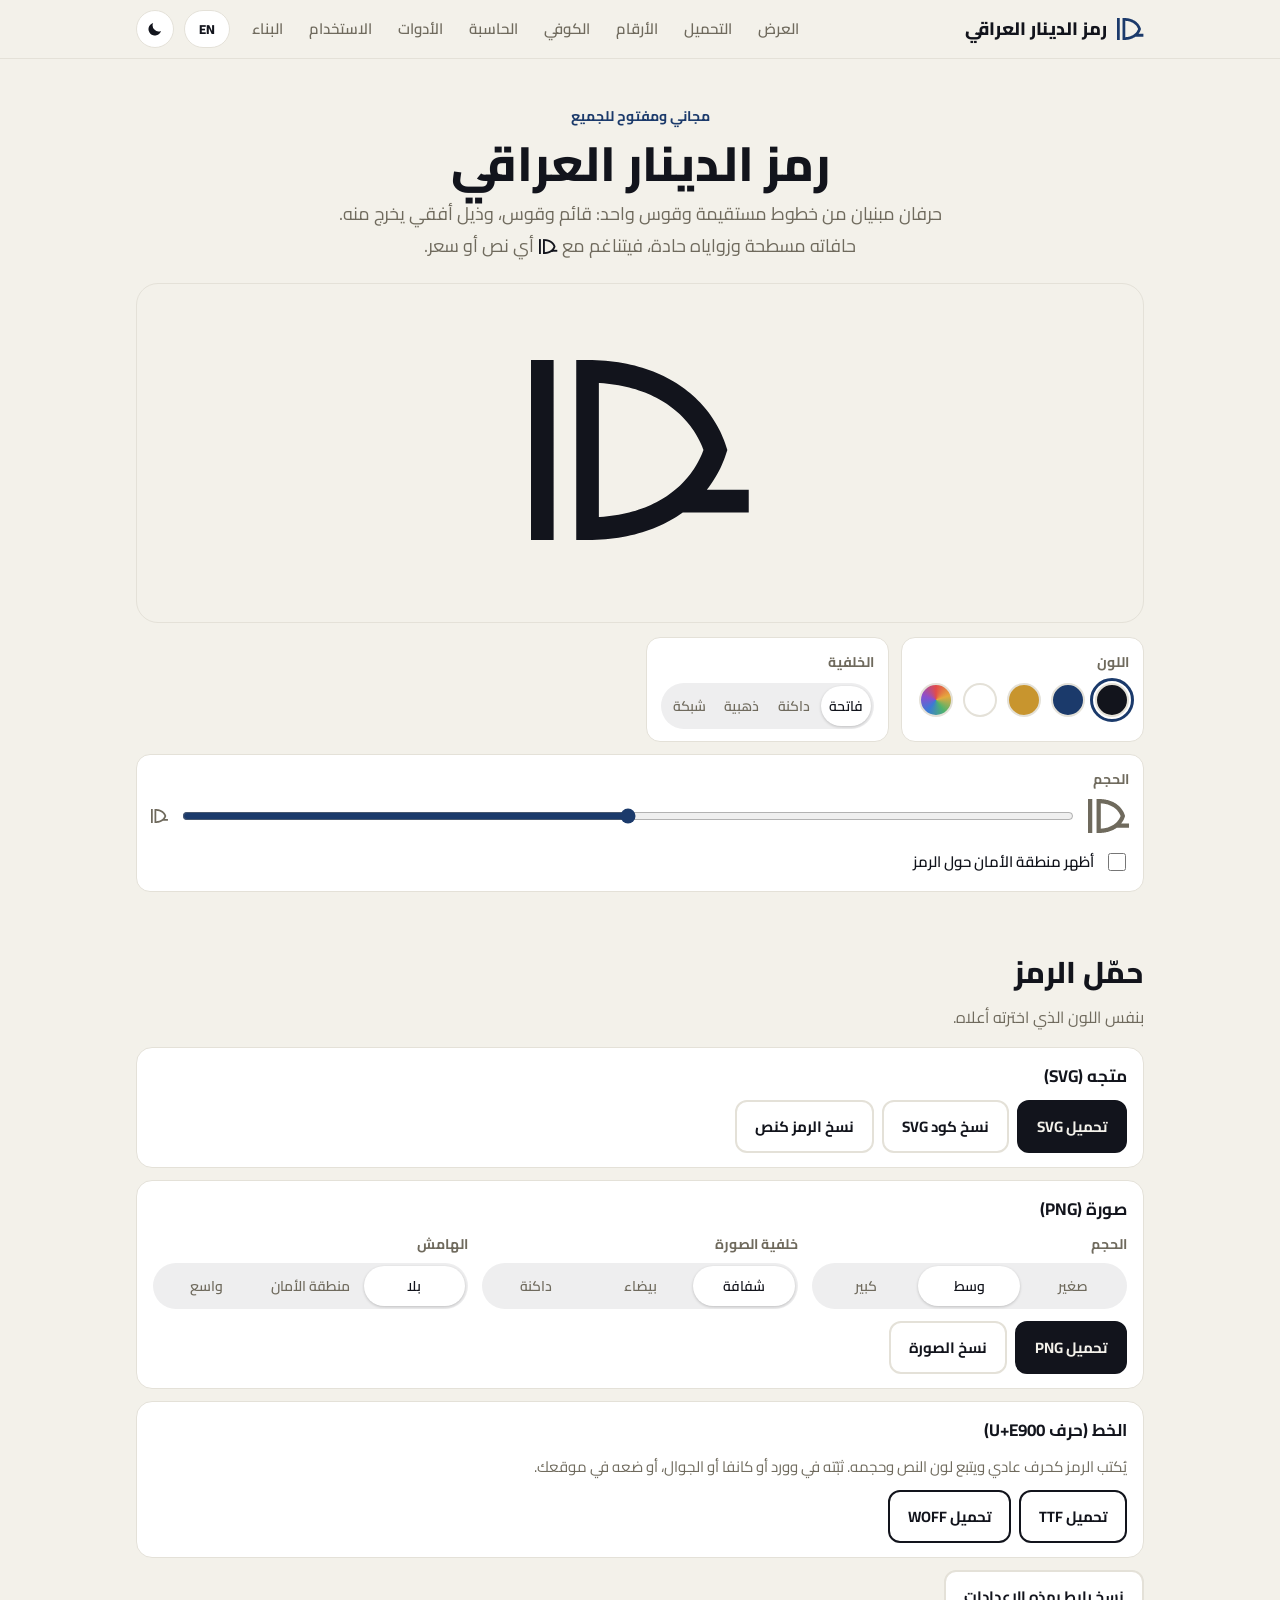
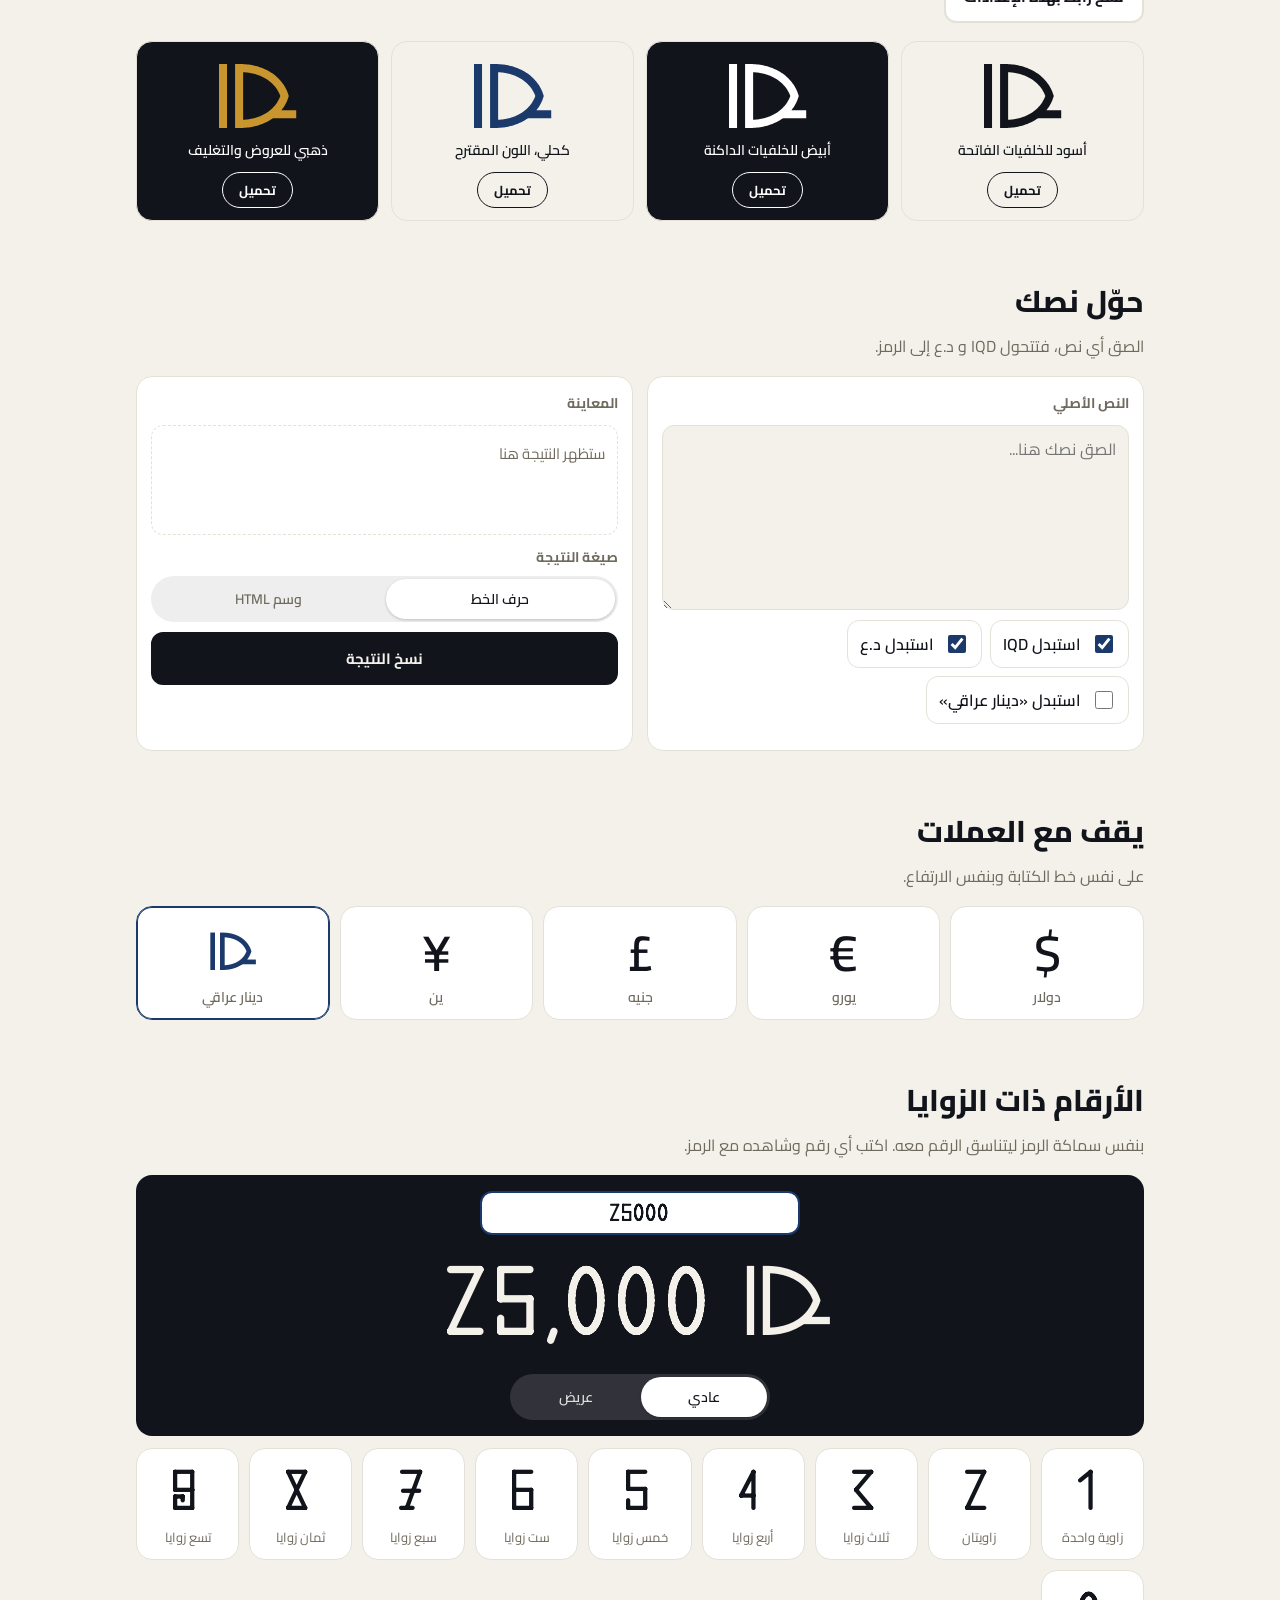
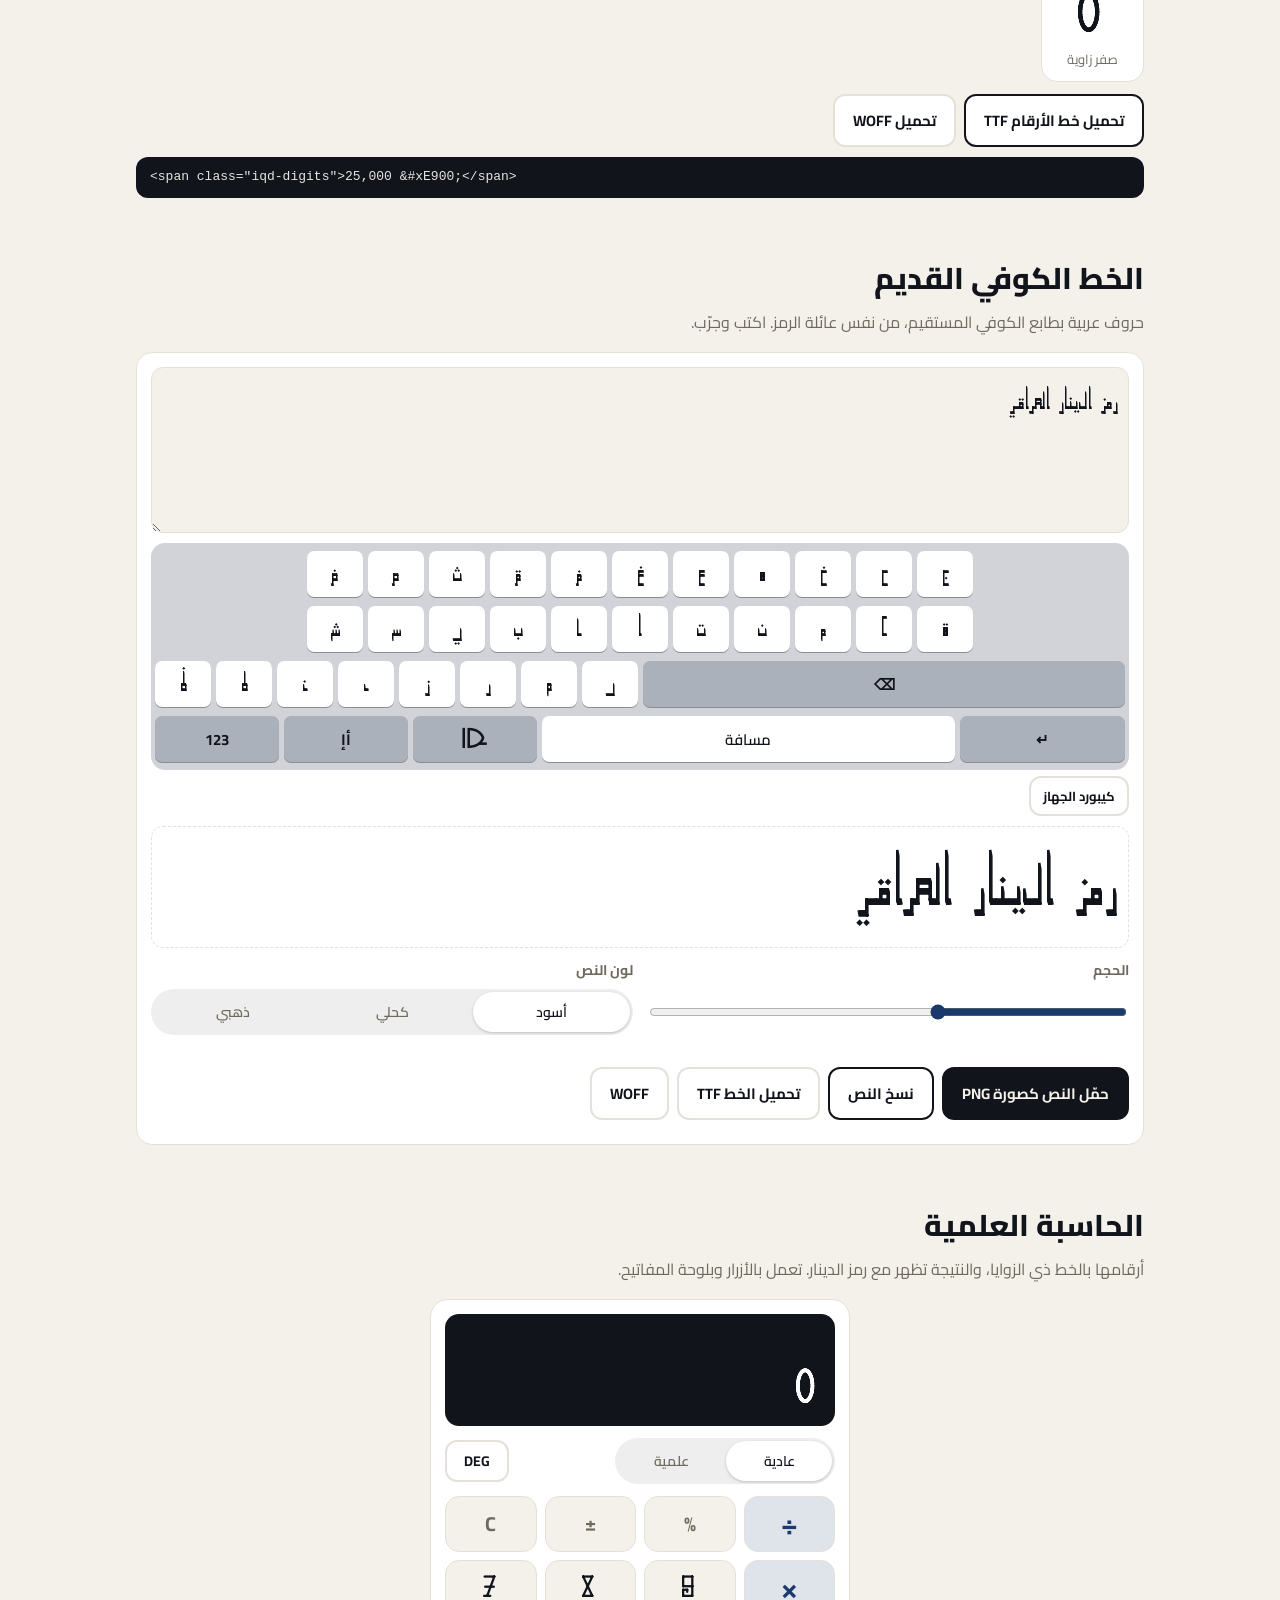
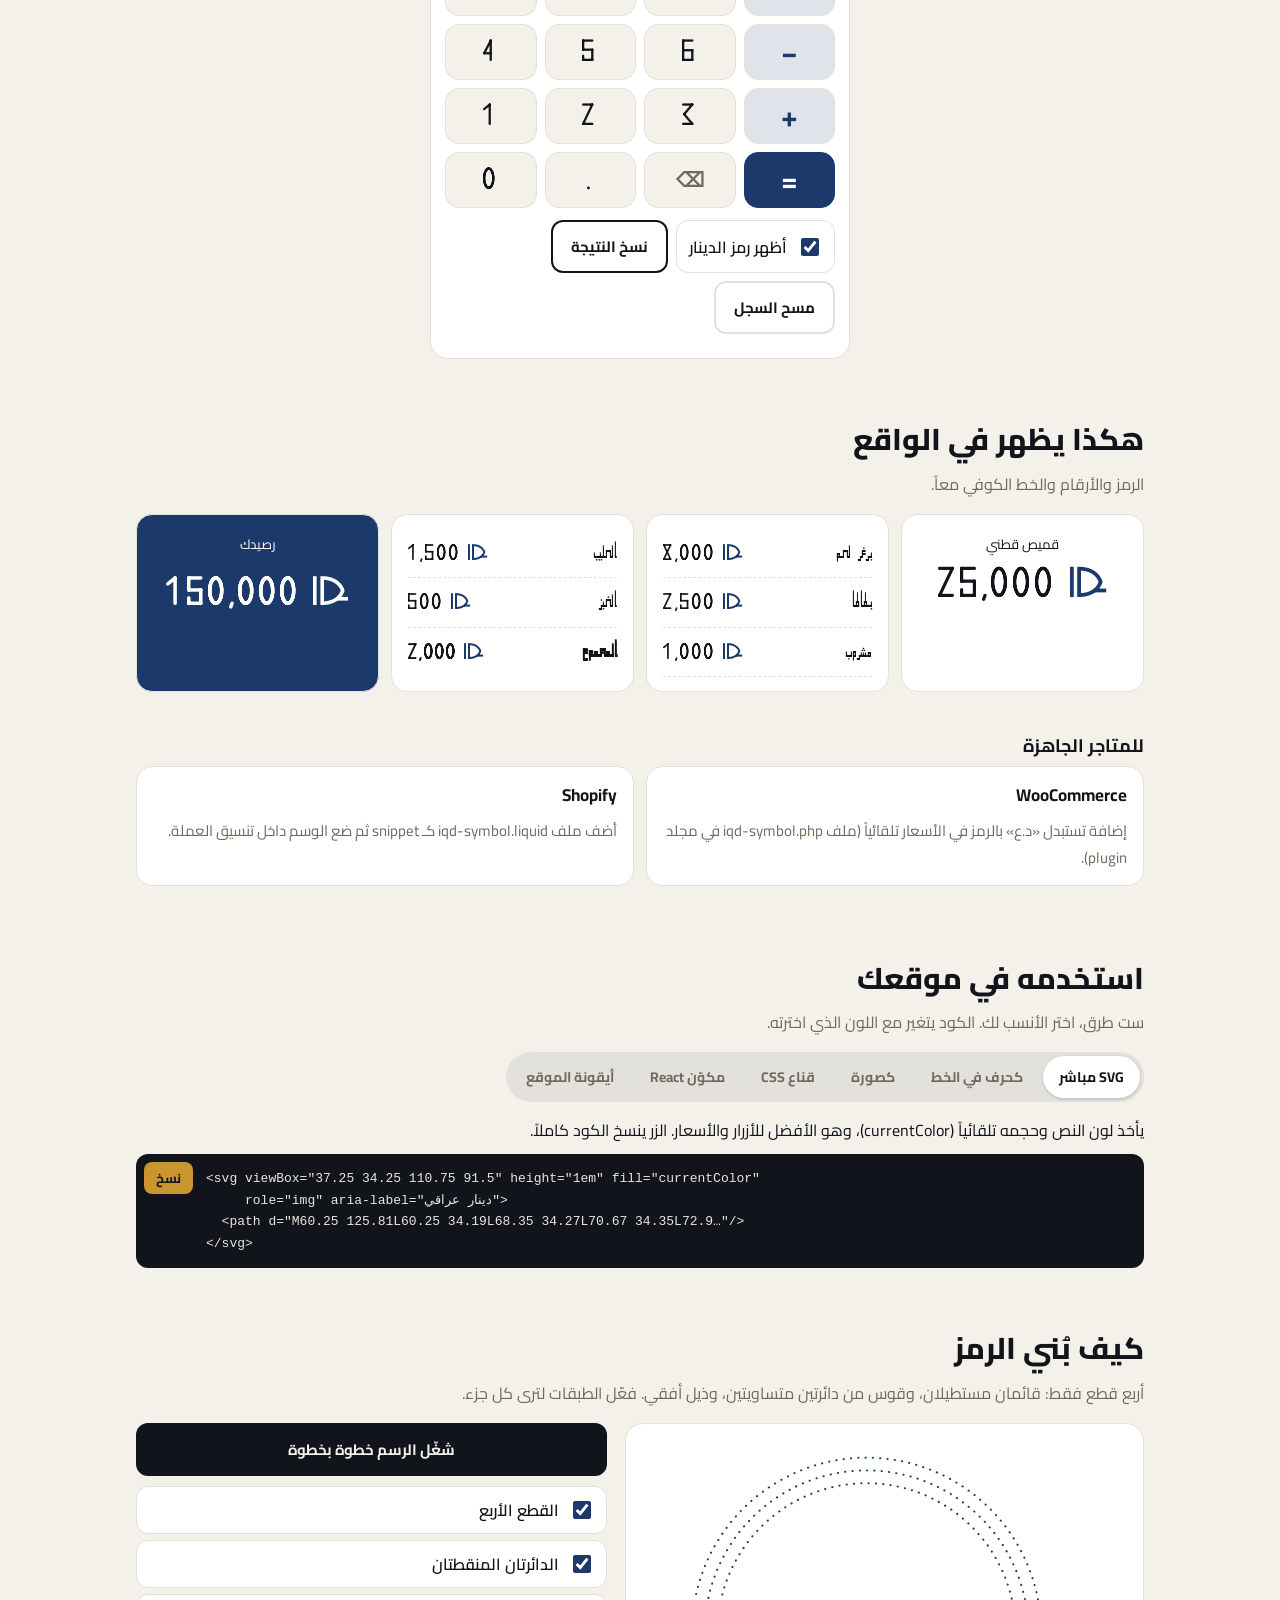
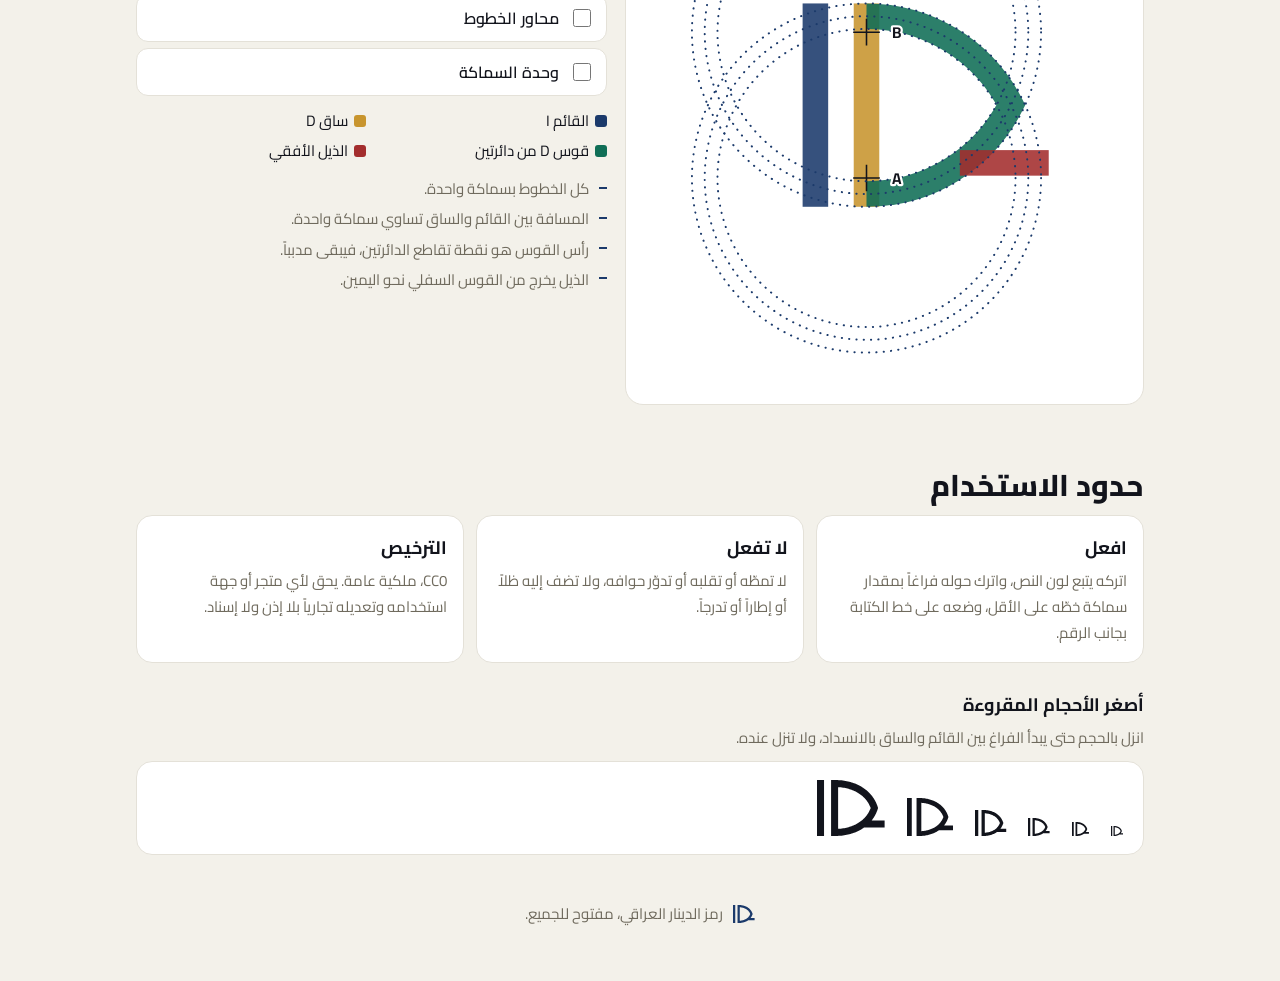
<file: index.html>
<!DOCTYPE html>
<html lang="ar" dir="rtl">
<head>
<meta charset="UTF-8">
<meta name="viewport" content="width=device-width, initial-scale=1, viewport-fit=cover">
<title>رمز الدينار العراقي</title>
<meta name="description" content="كل ما يخص رمز الدينار العراقي: العرض والألوان والتحميل والخط وأدوات التحويل وطرق الاستخدام وبناؤه الهندسي. مجاني CC0.">
<meta name="theme-color" content="#1b3a6b">
<meta property="og:type" content="website">
<meta property="og:title" content="رمز الدينار العراقي">
<meta property="og:description" content="رمز مفتوح CC0 للدينار العراقي: SVG وPNG وخط وأدوات استخدام جاهزة.">
<meta name="twitter:card" content="summary">
<link rel="icon" type="image/svg+xml" href="data:image/svg+xml,%3Csvg%20xmlns%3D%22http%3A%2F%2Fwww.w3.org%2F2000%2Fsvg%22%20viewBox%3D%2237.25%2034.25%20110.75%2091.5%22%3E%3Cpath%20fill%3D%22%231B3A6B%22%20d%3D%22M60.25%20125.81L60.25%2034.19L68.35%2034.27L70.67%2034.35L72.95%2034.47L75.2%2034.64L77.42%2034.85L79.59%2035.12L81.74%2035.42L83.84%2035.78L85.91%2036.17L87.95%2036.61L89.95%2037.09L91.91%2037.62L93.84%2038.19L95.73%2038.79L97.58%2039.44L99.4%2040.13L101.18%2040.86L102.92%2041.62L104.62%2042.42L106.29%2043.26L107.92%2044.14L109.51%2045.04L111.05%2045.99L112.56%2046.97L114.04%2047.98L115.47%2049.02L116.86%2050.09L118.21%2051.19L119.52%2052.33L120.79%2053.49L122.02%2054.68L123.21%2055.89L124.35%2057.13L125.46%2058.4L126.52%2059.69L127.54%2061L128.52%2062.34L129.46%2063.7L130.35%2065.08L131.21%2066.47L132.02%2067.89L132.78%2069.33L133.51%2070.78L134.19%2072.24L134.83%2073.73L135.42%2075.22L135.97%2076.73L137.06%2080L135.97%2083.27L135.42%2084.78L134.83%2086.27L134.19%2087.76L133.51%2089.22L132.78%2090.67L132.02%2092.11L131.21%2093.53L130.35%2094.92L129.46%2096.3L128.52%2097.66L127.54%2099L126.52%20100.31L125.46%20101.6L124.35%20102.87L123.21%20104.11L122.02%20105.32L120.79%20106.51L119.52%20107.67L118.21%20108.81L116.86%20109.91L115.47%20110.98L114.04%20112.02L112.56%20113.03L111.05%20114.01L109.51%20114.96L107.92%20115.86L106.29%20116.74L104.62%20117.58L102.92%20118.38L101.18%20119.14L99.4%20119.87L97.58%20120.56L95.73%20121.21L93.84%20121.81L91.91%20122.38L89.95%20122.91L87.95%20123.39L85.91%20123.83L83.84%20124.22L81.74%20124.58L79.59%20124.88L77.42%20125.15L75.2%20125.36L72.95%20125.53L70.67%20125.65L68.35%20125.73ZM68.11%20114.23L70.18%20114.16L72.22%20114.05L74.21%20113.9L76.17%20113.71L78.09%20113.48L79.97%20113.21L81.81%20112.9L83.62%20112.56L85.39%20112.18L87.11%20111.76L88.8%20111.31L90.46%20110.82L92.07%20110.3L93.65%20109.75L95.19%20109.17L96.69%20108.55L98.16%20107.91L99.59%20107.24L100.98%20106.54L102.34%20105.81L103.66%20105.05L104.94%20104.27L106.19%20103.47L107.4%20102.63L108.57%20101.78L109.71%20100.9L110.81%20100L111.88%2099.08L112.91%2098.14L113.91%2097.17L114.87%2096.19L115.79%2095.18L116.69%2094.16L117.54%2093.12L118.36%2092.07L119.15%2090.99L119.9%2089.9L120.62%2088.8L121.3%2087.68L121.95%2086.54L122.56%2085.4L123.14%2084.24L123.69%2083.06L124.2%2081.88L124.67%2080.68L125.11%2079.47L124.94%2080L125.11%2080.53L124.67%2079.32L124.2%2078.12L123.69%2076.94L123.14%2075.76L122.56%2074.6L121.95%2073.46L121.3%2072.32L120.62%2071.2L119.9%2070.1L119.15%2069.01L118.36%2067.93L117.54%2066.88L116.69%2065.84L115.79%2064.82L114.87%2063.81L113.91%2062.83L112.91%2061.86L111.88%2060.92L110.81%2060L109.71%2059.1L108.57%2058.22L107.4%2057.37L106.19%2056.53L104.94%2055.73L103.66%2054.95L102.34%2054.19L100.98%2053.46L99.59%2052.76L98.16%2052.09L96.69%2051.45L95.19%2050.83L93.65%2050.25L92.07%2049.7L90.46%2049.18L88.8%2048.69L87.11%2048.24L85.39%2047.82L83.62%2047.44L81.81%2047.1L79.97%2046.79L78.09%2046.52L76.17%2046.29L74.21%2046.1L72.22%2045.95L70.18%2045.84L68.11%2045.77L71.75%2045.81L71.75%20114.19ZM37.25%2034.25L48.75%2034.25L48.75%20125.75L37.25%20125.75ZM118.94%20100.25L148%20100.25L148%20111.75L103.41%20111.75Z%22%2F%3E%3C%2Fsvg%3E">
<link rel="preconnect" href="https://fonts.googleapis.com">
<link href="https://fonts.googleapis.com/css2?family=Cairo:wght@400;600;800&display=swap" rel="stylesheet">
<link rel="stylesheet" href="style.css">
</head>
<body>
<a class="skip" href="#show" data-i18n="skip">انتقل إلى المحتوى</a>

<svg width="0" height="0" style="position:absolute" aria-hidden="true" focusable="false">
  <symbol id="iqd" viewBox="37.25 34.25 110.75 91.5"><path fill="currentColor" d="M60.25 125.81L60.25 34.19L68.35 34.27L70.67 34.35L72.95 34.47L75.2 34.64L77.42 34.85L79.59 35.12L81.74 35.42L83.84 35.78L85.91 36.17L87.95 36.61L89.95 37.09L91.91 37.62L93.84 38.19L95.73 38.79L97.58 39.44L99.4 40.13L101.18 40.86L102.92 41.62L104.62 42.42L106.29 43.26L107.92 44.14L109.51 45.04L111.05 45.99L112.56 46.97L114.04 47.98L115.47 49.02L116.86 50.09L118.21 51.19L119.52 52.33L120.79 53.49L122.02 54.68L123.21 55.89L124.35 57.13L125.46 58.4L126.52 59.69L127.54 61L128.52 62.34L129.46 63.7L130.35 65.08L131.21 66.47L132.02 67.89L132.78 69.33L133.51 70.78L134.19 72.24L134.83 73.73L135.42 75.22L135.97 76.73L137.06 80L135.97 83.27L135.42 84.78L134.83 86.27L134.19 87.76L133.51 89.22L132.78 90.67L132.02 92.11L131.21 93.53L130.35 94.92L129.46 96.3L128.52 97.66L127.54 99L126.52 100.31L125.46 101.6L124.35 102.87L123.21 104.11L122.02 105.32L120.79 106.51L119.52 107.67L118.21 108.81L116.86 109.91L115.47 110.98L114.04 112.02L112.56 113.03L111.05 114.01L109.51 114.96L107.92 115.86L106.29 116.74L104.62 117.58L102.92 118.38L101.18 119.14L99.4 119.87L97.58 120.56L95.73 121.21L93.84 121.81L91.91 122.38L89.95 122.91L87.95 123.39L85.91 123.83L83.84 124.22L81.74 124.58L79.59 124.88L77.42 125.15L75.2 125.36L72.95 125.53L70.67 125.65L68.35 125.73ZM68.11 114.23L70.18 114.16L72.22 114.05L74.21 113.9L76.17 113.71L78.09 113.48L79.97 113.21L81.81 112.9L83.62 112.56L85.39 112.18L87.11 111.76L88.8 111.31L90.46 110.82L92.07 110.3L93.65 109.75L95.19 109.17L96.69 108.55L98.16 107.91L99.59 107.24L100.98 106.54L102.34 105.81L103.66 105.05L104.94 104.27L106.19 103.47L107.4 102.63L108.57 101.78L109.71 100.9L110.81 100L111.88 99.08L112.91 98.14L113.91 97.17L114.87 96.19L115.79 95.18L116.69 94.16L117.54 93.12L118.36 92.07L119.15 90.99L119.9 89.9L120.62 88.8L121.3 87.68L121.95 86.54L122.56 85.4L123.14 84.24L123.69 83.06L124.2 81.88L124.67 80.68L125.11 79.47L124.94 80L125.11 80.53L124.67 79.32L124.2 78.12L123.69 76.94L123.14 75.76L122.56 74.6L121.95 73.46L121.3 72.32L120.62 71.2L119.9 70.1L119.15 69.01L118.36 67.93L117.54 66.88L116.69 65.84L115.79 64.82L114.87 63.81L113.91 62.83L112.91 61.86L111.88 60.92L110.81 60L109.71 59.1L108.57 58.22L107.4 57.37L106.19 56.53L104.94 55.73L103.66 54.95L102.34 54.19L100.98 53.46L99.59 52.76L98.16 52.09L96.69 51.45L95.19 50.83L93.65 50.25L92.07 49.7L90.46 49.18L88.8 48.69L87.11 48.24L85.39 47.82L83.62 47.44L81.81 47.1L79.97 46.79L78.09 46.52L76.17 46.29L74.21 46.1L72.22 45.95L70.18 45.84L68.11 45.77L71.75 45.81L71.75 114.19ZM37.25 34.25L48.75 34.25L48.75 125.75L37.25 125.75ZM118.94 100.25L148 100.25L148 111.75L103.41 111.75Z"/></symbol>
</svg>

<header class="top">
  <div class="wrap top-in">
    <a class="brand" href="#top" data-i18n-aria="brand" aria-label="رمز الدينار العراقي">
      <svg class="mark brand-mark" aria-hidden="true"><use href="#iqd"/></svg>
      <span data-i18n="brand">رمز الدينار العراقي</span>
    </a>
    <nav class="nav" data-i18n-aria="navLabel" aria-label="أقسام الصفحة">
      <a href="#show" data-i18n="nShow">العرض</a>
      <a href="#get" data-i18n="nGet">التحميل</a>
      <a href="#digits" data-i18n="nDigits">الأرقام</a>
      <a href="#kufic" data-i18n="nKufic">الكوفي</a>
      <a href="#calc" data-i18n="nCalc">الحاسبة</a>
      <a href="#tools" data-i18n="nTools">الأدوات</a>
      <a href="#use" data-i18n="nUse">الاستخدام</a>
      <a href="#build" data-i18n="nBuild">البناء</a>
    </nav>
    <button class="pill-btn" id="langBtn" type="button" data-i18n-aria="langAria" aria-label="تغيير اللغة">EN</button>
    <button class="icon-btn" id="themeBtn" type="button" data-i18n-aria="themeAria" aria-label="تبديل الوضع الليلي والنهاري">
      <svg class="ico" id="themeIco" viewBox="0 0 24 24" aria-hidden="true"><path d="M20 14.5A8 8 0 0 1 9.5 4 8.5 8.5 0 1 0 20 14.5z" fill="currentColor"/></svg>
    </button>
  </div>
</header>

<main id="top">

  <section class="hero wrap" id="show">
    <p class="eyebrow" data-i18n="eyebrow">مجاني ومفتوح للجميع</p>
    <h1 data-i18n="brand">رمز الدينار العراقي</h1>
    <p class="lede" data-i18n-html="lede">حرفان مبنيان من خطوط مستقيمة وقوس واحد: قائم وقوس، وذيل أفقي يخرج منه. حافاته مسطحة وزواياه حادة، فيتناغم مع <span class="iqd" aria-hidden="true">&#xE900;</span> أي نص أو سعر.</p>

    <div class="stage" id="stage" data-bg="paper">
      <div class="mark-box" id="markBox">
        <svg class="mark stage-mark" id="stageMark" role="img" data-i18n-aria="markAria" aria-label="رمز الدينار العراقي"><use href="#iqd"/></svg>
      </div>
    </div>

    <div class="controls">
      <div class="ctl">
        <span class="ctl-label" data-i18n="color">اللون</span>
        <div class="swatches" id="colorSwatches" role="radiogroup" data-i18n-aria="color" aria-label="اللون">
          <button type="button" class="sw" role="radio" aria-checked="true"  data-color="#12141C" style="--c:#12141C" data-i18n-aria="cBlack" aria-label="أسود"></button>
          <button type="button" class="sw" role="radio" aria-checked="false" data-color="#1B3A6B" style="--c:#1B3A6B" data-i18n-aria="cNavy" aria-label="كحلي"></button>
          <button type="button" class="sw" role="radio" aria-checked="false" data-color="#C8952E" style="--c:#C8952E" data-i18n-aria="cGold" aria-label="ذهبي"></button>
          <button type="button" class="sw" role="radio" aria-checked="false" data-color="#FFFFFF" style="--c:#FFFFFF" data-i18n-aria="cWhite" aria-label="أبيض"></button>
          <label class="sw sw-pick" data-i18n-aria="cOther" aria-label="لون آخر"><input type="color" id="colorPick" value="#12141c"></label>
        </div>
      </div>

      <div class="ctl">
        <span class="ctl-label" data-i18n="bg">الخلفية</span>
        <div class="seg" id="bgSeg" role="radiogroup" data-i18n-aria="bg" aria-label="الخلفية">
          <button type="button" role="radio" aria-checked="true"  data-bg="paper" data-i18n="bgLight">فاتحة</button>
          <button type="button" role="radio" aria-checked="false" data-bg="ink"   data-i18n="bgDark">داكنة</button>
          <button type="button" role="radio" aria-checked="false" data-bg="gold"  data-i18n="bgGold">ذهبية</button>
          <button type="button" role="radio" aria-checked="false" data-bg="grid"  data-i18n="bgGrid">شبكة</button>
        </div>
      </div>

      <div class="ctl ctl-wide">
        <span class="ctl-label" data-i18n="size">الحجم</span>
        <div class="size-row">
          <svg class="mark size-min" aria-hidden="true"><use href="#iqd"/></svg>
          <input type="range" id="sizeRange" min="40" max="320" value="180" data-i18n-aria="size" aria-label="الحجم">
          <svg class="mark size-max" aria-hidden="true"><use href="#iqd"/></svg>
        </div>
        <label class="chk inline"><input type="checkbox" id="safeChk"><span data-i18n="safe">أظهر منطقة الأمان حول الرمز</span></label>
      </div>
    </div>
  </section>

  <section class="wrap sec" id="get">
    <h2 data-i18n="getH">حمّل الرمز</h2>
    <p class="sec-sub" data-i18n="getSub">بنفس اللون الذي اخترته أعلاه.</p>

    <div class="panel-card">
      <h3 data-i18n="vecH">متجه (SVG)</h3>
      <div class="actions">
        <button type="button" class="btn primary" data-act="svg" data-i18n="dlSvg">تحميل SVG</button>
        <button type="button" class="btn ghost" data-act="copy-svg" data-i18n="cpSvg">نسخ كود SVG</button>
        <button type="button" class="btn ghost" data-act="copy-char" data-i18n="cpChar">نسخ الرمز كنص</button>
      </div>
    </div>

    <div class="panel-card">
      <h3 data-i18n="pngH">صورة (PNG)</h3>
      <div class="opts">
        <div class="opt"><span data-i18n="oSize">الحجم</span>
          <div class="seg" id="pngSize" role="radiogroup" data-i18n-aria="oSize" aria-label="الحجم">
            <button type="button" role="radio" aria-checked="false" data-v="256" data-i18n="sS">صغير</button>
            <button type="button" role="radio" aria-checked="true"  data-v="512" data-i18n="sM">وسط</button>
            <button type="button" role="radio" aria-checked="false" data-v="1024" data-i18n="sL">كبير</button>
          </div></div>
        <div class="opt"><span data-i18n="oBg">خلفية الصورة</span>
          <div class="seg" id="pngBg" role="radiogroup" data-i18n-aria="oBg" aria-label="خلفية الصورة">
            <button type="button" role="radio" aria-checked="true"  data-v="none"  data-i18n="bTrans">شفافة</button>
            <button type="button" role="radio" aria-checked="false" data-v="white" data-i18n="bWhite">بيضاء</button>
            <button type="button" role="radio" aria-checked="false" data-v="dark"  data-i18n="bDark">داكنة</button>
          </div></div>
        <div class="opt"><span data-i18n="oPad">الهامش</span>
          <div class="seg" id="pngPad" role="radiogroup" data-i18n-aria="oPad" aria-label="الهامش">
            <button type="button" role="radio" aria-checked="true"  data-v="0" data-i18n="pNone">بلا</button>
            <button type="button" role="radio" aria-checked="false" data-v="1" data-i18n="pSafe">منطقة الأمان</button>
            <button type="button" role="radio" aria-checked="false" data-v="3" data-i18n="pWide">واسع</button>
          </div></div>
      </div>
      <div class="actions">
        <button type="button" class="btn primary" data-act="png" data-i18n="dlPng">تحميل PNG</button>
        <button type="button" class="btn ghost" data-act="copy-png" data-i18n="cpPng">نسخ الصورة</button>
      </div>
    </div>

    <div class="panel-card">
      <h3 data-i18n="fontH">الخط (حرف U+E900)</h3>
      <p class="note flat" data-i18n-html="fontNote">يُكتب الرمز كحرف عادي ويتبع لون النص وحجمه. ثبّته في وورد أو كانفا أو الجوال، أو ضعه في موقعك.</p>
      <div class="actions">
        <button type="button" class="btn" data-act="font-ttf" data-i18n="dlTtf">تحميل TTF</button>
        <button type="button" class="btn" data-act="font-woff" data-i18n="dlWoff">تحميل WOFF</button>
      </div>
    </div>

    <div class="actions share">
      <button type="button" class="btn ghost" data-act="copy-link" data-i18n="cpLink">نسخ رابط بهذه الإعدادات</button>
    </div>

    <div class="tiles" id="tiles">
      <figure class="tile t-paper"><svg class="mark" style="color:#12141C" aria-hidden="true"><use href="#iqd"/></svg><figcaption data-i18n="tBlack">أسود للخلفيات الفاتحة</figcaption><button type="button" class="mini" data-dl="#12141C" data-name="black" data-i18n="dl">تحميل</button></figure>
      <figure class="tile t-ink"><svg class="mark" style="color:#FFFFFF" aria-hidden="true"><use href="#iqd"/></svg><figcaption data-i18n="tWhite">أبيض للخلفيات الداكنة</figcaption><button type="button" class="mini" data-dl="#FFFFFF" data-name="white" data-i18n="dl">تحميل</button></figure>
      <figure class="tile t-paper"><svg class="mark" style="color:#1B3A6B" aria-hidden="true"><use href="#iqd"/></svg><figcaption data-i18n="tNavy">كحلي، اللون المقترح</figcaption><button type="button" class="mini" data-dl="#1B3A6B" data-name="navy" data-i18n="dl">تحميل</button></figure>
      <figure class="tile t-ink"><svg class="mark" style="color:#C8952E" aria-hidden="true"><use href="#iqd"/></svg><figcaption data-i18n="tGold">ذهبي للعروض والتغليف</figcaption><button type="button" class="mini" data-dl="#C8952E" data-name="gold" data-i18n="dl">تحميل</button></figure>
    </div>
  </section>

  <section class="wrap sec" id="tools">
    <h2 data-i18n="toolsH">حوّل نصك</h2>
    <p class="sec-sub" data-i18n-html="toolsSub">الصق أي نص، فتتحول IQD و د.ع إلى الرمز.</p>

    <div class="conv">
      <div class="conv-in">
        <label class="ctl-label" for="convIn" data-i18n="convIn">النص الأصلي</label>
        <textarea id="convIn" rows="6" data-i18n-ph="convPh" placeholder="الصق نصك هنا..."></textarea>
        <div class="layers row">
          <label class="chk"><input type="checkbox" id="rIqd" checked><span data-i18n-html="rIqd">استبدل IQD</span></label>
          <label class="chk"><input type="checkbox" id="rDa" checked><span data-i18n-html="rDa">استبدل د.ع</span></label>
          <label class="chk"><input type="checkbox" id="rName"><span data-i18n="rName">استبدل «دينار عراقي»</span></label>
        </div>
      </div>
      <div class="conv-out">
        <span class="ctl-label" data-i18n="convPrev">المعاينة</span>
        <div class="prev" id="convPrev" aria-live="polite"></div>
        <div class="opt"><span data-i18n="oMode">صيغة النتيجة</span>
          <div class="seg" id="convMode" role="radiogroup" data-i18n-aria="oMode" aria-label="صيغة النتيجة">
            <button type="button" role="radio" aria-checked="true"  data-v="char" data-i18n="mChar">حرف الخط</button>
            <button type="button" role="radio" aria-checked="false" data-v="html" data-i18n="mHtml">وسم HTML</button>
          </div></div>
        <button type="button" class="btn primary" id="convCopy" data-i18n="convCopy">نسخ النتيجة</button>
      </div>
    </div>
  </section>

  <section class="wrap sec" id="cur">
    <h2 data-i18n="curH">يقف مع العملات</h2>
    <p class="sec-sub" data-i18n="curSub">على نفس خط الكتابة وبنفس الارتفاع.</p>
    <div class="curs">
      <div class="cur"><span class="g">$</span><small data-i18n="cUsd">دولار</small></div>
      <div class="cur"><span class="g">€</span><small data-i18n="cEur">يورو</small></div>
      <div class="cur"><span class="g">£</span><small data-i18n="cGbp">جنيه</small></div>
      <div class="cur"><span class="g">¥</span><small data-i18n="cJpy">ين</small></div>
      <div class="cur hl"><span class="g iqd" aria-hidden="true">&#xE900;</span><small data-i18n="cIqd">دينار عراقي</small></div>
    </div>
  </section>

  <section class="wrap sec" id="digits">
    <h2 data-i18n="digH">الأرقام ذات الزوايا</h2>
    <p class="sec-sub" data-i18n="digSub">بنفس سماكة الرمز ليتناسق الرقم معه. اكتب أي رقم وشاهده مع الرمز.</p>
    <div class="live">
      <input id="digIn" value="25000" inputmode="numeric" maxlength="12" data-i18n-aria="digIn" aria-label="اكتب رقماً">
      <div class="dig-out" id="digOut" aria-live="polite"></div>
      <div class="seg" id="digW" role="radiogroup" data-i18n-aria="digW" aria-label="سماكة الرقم">
        <button type="button" role="radio" aria-checked="true" data-v="400" data-i18n="wReg">عادي</button>
        <button type="button" role="radio" aria-checked="false" data-v="800" data-i18n="wBold">عريض</button>
      </div>
    </div>
    <div class="dig-grid" id="digGrid"></div>
    <div class="row-btns">
      <button type="button" class="btn" data-act="dig-ttf" data-i18n="dlDigTtf">تحميل خط الأرقام TTF</button>
      <button type="button" class="btn ghost" data-act="dig-woff" data-i18n="dlDigWoff">تحميل WOFF</button>
    </div>
    <div class="code-sm" dir="ltr">&lt;span class="iqd-digits"&gt;25,000 &amp;#xE900;&lt;/span&gt;</div>
  </section>

  <section class="wrap sec" id="kufic">
    <h2 data-i18n="kufH">الخط الكوفي القديم</h2>
    <p class="sec-sub" data-i18n="kufSub">حروف عربية بطابع الكوفي المستقيم، من نفس عائلة الرمز. اكتب وجرّب.</p>
    <div class="kuf">
      <textarea id="kufIn" rows="3" data-i18n-ph="kufPh" placeholder="اكتب هنا..." spellcheck="false" autocomplete="off" inputmode="none">رمز الدينار العراقي</textarea>
      <div class="kb-wrap">
        <div class="kb" id="kb" dir="ltr" role="group" data-i18n-aria="kbLabel" aria-label="كيبورد الخط الكوفي"></div>
        <button type="button" class="btn ghost kb-native" id="kbNative" data-i18n="kbNative">كيبورد الجهاز</button>
      </div>
      <div class="kuf-prev" id="kufPrev" aria-live="polite"></div>
      <div class="opts">
        <div class="opt"><label for="kufSize" data-i18n="size">الحجم</label><input type="range" id="kufSize" min="28" max="140" value="72"></div>
        <div class="opt"><span data-i18n="kufCol">لون النص</span>
          <div class="seg" id="kufColor" role="radiogroup" data-i18n-aria="kufCol" aria-label="لون النص">
            <button type="button" role="radio" aria-checked="true" data-v="ink" data-i18n="cBlack">أسود</button>
            <button type="button" role="radio" aria-checked="false" data-v="navy" data-i18n="cNavy">كحلي</button>
            <button type="button" role="radio" aria-checked="false" data-v="gold" data-i18n="cGold">ذهبي</button>
          </div></div>
      </div>
      <div class="row-btns">
        <button type="button" class="btn primary" data-act="kuf-png" data-i18n="kufPng">حمّل النص كصورة PNG</button>
        <button type="button" class="btn" data-act="kuf-copy" data-i18n="kufCopy">نسخ النص</button>
        <button type="button" class="btn ghost" data-act="kuf-ttf" data-i18n="dlKufTtf">تحميل الخط TTF</button>
        <button type="button" class="btn ghost" data-act="kuf-woff" data-i18n="dlKufWoff">WOFF</button>
      </div>
    </div>
  </section>

  <section class="wrap sec" id="calc">
    <h2 data-i18n="calcH">الحاسبة العلمية</h2>
    <p class="sec-sub" data-i18n="calcSub">أرقامها بالخط ذي الزوايا، والنتيجة تظهر مع رمز الدينار. تعمل بالأزرار وبلوحة المفاتيح.</p>
    <div class="calc" id="calcBox">
      <div class="c-screen" dir="ltr">
        <div class="c-expr dg" id="cExpr" aria-hidden="true"></div>
        <div class="c-val dg" id="cVal" role="status" aria-live="polite">0</div>
      </div>
      <div class="c-bar">
        <div class="seg" id="cMode" role="radiogroup" data-i18n-aria="cModeL" aria-label="نوع الحاسبة">
          <button type="button" role="radio" aria-checked="true" data-v="basic" data-i18n="cBasic">عادية</button>
          <button type="button" role="radio" aria-checked="false" data-v="sci" data-i18n="cSci">علمية</button>
        </div>
        <button type="button" class="btn ghost" id="cAngle" aria-pressed="false">DEG</button>
      </div>
      <div class="c-sci" id="cSciKeys" dir="ltr" hidden></div>
      <div class="c-keys" id="cKeys" dir="ltr"></div>
      <div class="row-btns">
        <label class="chk"><input type="checkbox" id="cSym" checked><span data-i18n="cSym">أظهر رمز الدينار</span></label>
        <button type="button" class="btn" id="cCopy" data-i18n="cCopy">نسخ النتيجة</button>
        <button type="button" class="btn ghost" id="cClearH" data-i18n="cClearH">مسح السجل</button>
      </div>
      <ul class="c-hist" id="cHist" aria-label="سجل العمليات"></ul>
    </div>
  </section>

  <section class="wrap sec" id="real">
    <h2 data-i18n="realH">هكذا يظهر في الواقع</h2>
    <p class="sec-sub" data-i18n="realSub">الرمز والأرقام والخط الكوفي معاً.</p>
    <div class="real">
      <div class="panel-card tag"><small data-i18n="rShirt">قميص قطني</small><div class="p dg">25,000 <span class="iqd">&#xE900;</span></div></div>
      <div class="panel-card menu">
        <div><span class="kf" data-i18n="rBurger">برغر لحم</span><span class="dg">8,000 <span class="iqd">&#xE900;</span></span></div>
        <div><span class="kf" data-i18n="rFries">بطاطا</span><span class="dg">2,500 <span class="iqd">&#xE900;</span></span></div>
        <div><span class="kf" data-i18n="rDrink">مشروب</span><span class="dg">1,000 <span class="iqd">&#xE900;</span></span></div>
      </div>
      <div class="panel-card rc">
        <div><span class="kf" data-i18n="rMilk">الحليب</span><span class="dg">1,500 <span class="iqd">&#xE900;</span></span></div>
        <div><span class="kf" data-i18n="rBread">الخبز</span><span class="dg">500 <span class="iqd">&#xE900;</span></span></div>
        <div class="t"><span class="kf" data-i18n="rTotal">المجموع</span><span class="dg">2,000 <span class="iqd">&#xE900;</span></span></div>
      </div>
      <div class="panel-card app"><small data-i18n="rBal">رصيدك</small><div class="b dg">150,000 <span class="iqd">&#xE900;</span></div></div>
    </div>
    <h3 class="sub-h" data-i18n="platH">للمتاجر الجاهزة</h3>
    <div class="plat">
      <div class="panel-card"><h3>WooCommerce</h3><p data-i18n="platWoo">إضافة تستبدل «د.ع» بالرمز في الأسعار تلقائياً (ملف iqd-symbol.php في مجلد plugin).</p></div>
      <div class="panel-card"><h3>Shopify</h3><p data-i18n="platShop">أضف ملف iqd-symbol.liquid كـ snippet ثم ضع الوسم داخل تنسيق العملة.</p></div>
    </div>
  </section>

  <section class="wrap sec" id="use">
    <h2 data-i18n="useH">استخدمه في موقعك</h2>
    <p class="sec-sub" data-i18n="useSub">ست طرق، اختر الأنسب لك. الكود يتغير مع اللون الذي اخترته.</p>
    <div class="tabs" id="tabs" role="tablist" data-i18n-aria="useH" aria-label="طرق الاستخدام"></div>
    <div id="tabPanels"></div>
  </section>

  <section class="wrap sec" id="build">
    <h2 data-i18n="buildH">كيف بُني الرمز</h2>
    <p class="sec-sub" data-i18n="buildSub">أربع قطع فقط: قائمان مستطيلان، وقوس من دائرتين متساويتين، وذيل أفقي. فعّل الطبقات لترى كل جزء.</p>

    <div class="build">
      <div class="build-fig">
        <svg id="buildSvg" viewBox="-22 -42 192 252" role="img" data-i18n-aria="buildAria" aria-label="مخطط بناء الرمز"></svg>
      </div>
      <div class="build-side">
        <button type="button" class="btn primary wide" id="playBtn" data-i18n="play">شغّل الرسم خطوة بخطوة</button>
        <div class="layers" id="layers">
          <label class="chk"><input type="checkbox" data-layer="parts" checked><span data-i18n="lParts">القطع الأربع</span></label>
          <label class="chk"><input type="checkbox" data-layer="circles" checked><span data-i18n="lCircles">الدائرتان المنقطتان</span></label>
          <label class="chk"><input type="checkbox" data-layer="axes"><span data-i18n="lAxes">محاور الخطوط</span></label>
          <label class="chk"><input type="checkbox" data-layer="grid"><span data-i18n="lGrid">وحدة السماكة</span></label>
        </div>
        <ul class="legend">
          <li><i class="dot d1"></i><span data-i18n="gI">القائم I</span></li>
          <li><i class="dot d2"></i><span data-i18n="gStem">ساق D</span></li>
          <li><i class="dot d3"></i><span data-i18n="gBowl">قوس D من دائرتين</span></li>
          <li><i class="dot d4"></i><span data-i18n="gTail">الذيل الأفقي</span></li>
        </ul>
        <ul class="rules">
          <li data-i18n="r1">كل الخطوط بسماكة واحدة.</li>
          <li data-i18n="r2">المسافة بين القائم والساق تساوي سماكة واحدة.</li>
          <li data-i18n="r3">رأس القوس هو نقطة تقاطع الدائرتين، فيبقى مدبباً.</li>
          <li data-i18n="r4">الذيل يخرج من القوس السفلي نحو اليمين.</li>
        </ul>
      </div>
    </div>
  </section>

  <section class="wrap sec" id="rules">
    <h2 data-i18n="rulesH">حدود الاستخدام</h2>
    <div class="cards">
      <div class="card"><h3 data-i18n="doH">افعل</h3><p data-i18n="doP">اتركه يتبع لون النص، واترك حوله فراغاً بمقدار سماكة خطّه على الأقل، وضعه على خط الكتابة بجانب الرقم.</p></div>
      <div class="card"><h3 data-i18n="dontH">لا تفعل</h3><p data-i18n="dontP">لا تمطّه أو تقلبه أو تدوّر حوافه، ولا تضف إليه ظلاً أو إطاراً أو تدرجاً.</p></div>
      <div class="card"><h3 data-i18n="licH">الترخيص</h3><p data-i18n="licP">CC0، ملكية عامة. يحق لأي متجر أو جهة استخدامه وتعديله تجارياً بلا إذن ولا إسناد.</p></div>
    </div>

    <h3 class="sub-h" data-i18n="minH">أصغر الأحجام المقروءة</h3>
    <p class="note flat" data-i18n="minP">انزل بالحجم حتى يبدأ الفراغ بين القائم والساق بالانسداد، ولا تنزل عنده.</p>
    <div class="mins" aria-hidden="true">
      <svg class="mark" style="height:10px"><use href="#iqd"/></svg>
      <svg class="mark" style="height:14px"><use href="#iqd"/></svg>
      <svg class="mark" style="height:18px"><use href="#iqd"/></svg>
      <svg class="mark" style="height:26px"><use href="#iqd"/></svg>
      <svg class="mark" style="height:38px"><use href="#iqd"/></svg>
      <svg class="mark" style="height:56px"><use href="#iqd"/></svg>
    </div>
  </section>

</main>

<footer class="foot wrap">
  <svg class="mark" aria-hidden="true"><use href="#iqd"/></svg>
  <span data-i18n="foot">رمز الدينار العراقي، مفتوح للجميع.</span>
</footer>

<div class="toast" id="toast" role="status" aria-live="polite"></div>
<script src="script.js"></script>
</body>
</html>
</file>
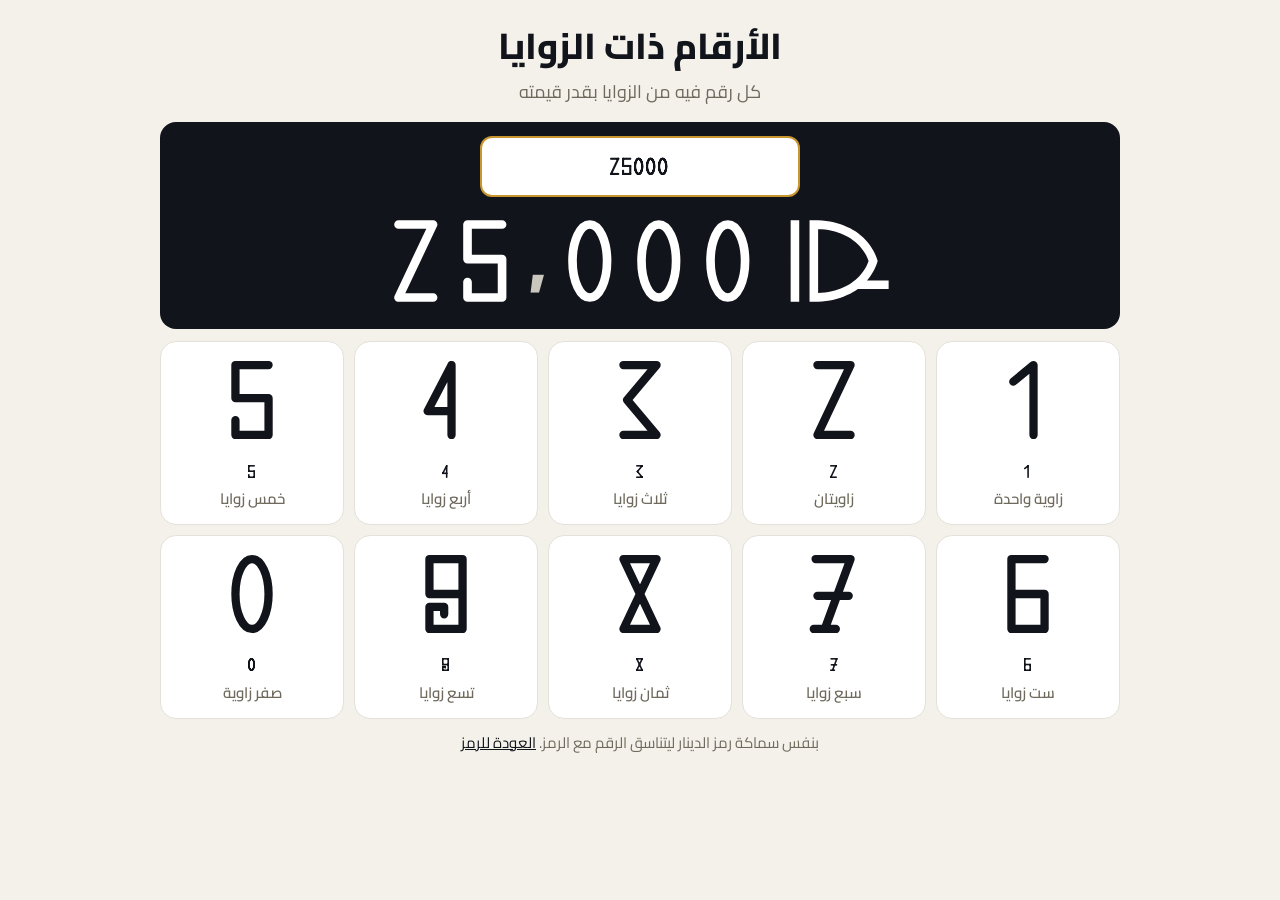
<file: digits.html>
<!DOCTYPE html>
<html lang="ar" dir="rtl">
<head>
<meta charset="UTF-8">
<meta name="viewport" content="width=device-width, initial-scale=1, viewport-fit=cover">
<title>الأرقام ذات الزوايا — 0 إلى 9</title>
<link href="https://fonts.googleapis.com/css2?family=Cairo:wght@600;800&display=swap" rel="stylesheet">
<link rel="stylesheet" href="iraq-dinar.css">
<style>
:root{--ink:#12141C;--gold:#C8952E;--bg:#f3f1ea;--line:#E4E1D8;--muted:#6f6a5d}
*{box-sizing:border-box}
body{margin:0;background:var(--bg);color:var(--ink);font-family:'Iraq Digits','Cairo',sans-serif;line-height:1.6;padding:18px 12px 36px}
.w{max-width:960px;margin:0 auto}
h1{text-align:center;font-size:clamp(24px,6.5vw,36px);font-weight:800;margin:0}
.sub{text-align:center;color:var(--muted);font-size:clamp(15px,4vw,18px);margin:2px 0 16px}
.card{background:#fff;border:1px solid var(--line);border-radius:16px;padding:12px}
.live{background:var(--ink);color:#fff;border-radius:16px;padding:14px;text-align:center;margin-bottom:12px}
.live input{width:100%;max-width:320px;font:800 24px 'Iraq Digits',Cairo,sans-serif;text-align:center;border:2px solid var(--gold);border-radius:12px;padding:6px;background:#fff;color:var(--ink);direction:ltr}
.out{direction:ltr;display:flex;align-items:center;justify-content:center;flex-wrap:wrap;gap:.12em;font-size:clamp(54px,17vw,96px);margin-top:10px;min-height:1.1em}
.out svg{height:1em;width:.6em;stroke:currentColor}
.out .c{font-weight:800;font-size:.7em;color:#c9c6bd;margin:0 .05em}
.out svg.sym{width:1.097em;margin-inline-start:.2em}
.grid{display:grid;grid-template-columns:repeat(2,1fr);gap:10px}
@media(min-width:640px){.grid{grid-template-columns:repeat(5,1fr)}}
.d{text-align:center}
.d svg{height:92px;width:56px;stroke:var(--ink)}
.d b{display:block;font-size:18px;font-weight:800;margin-top:4px}
.d span{font-size:15px;color:var(--muted);font-weight:600}
.note{margin-top:12px;font-size:15px;color:var(--muted);text-align:center}
a{color:var(--ink)}
</style>
</head>
<body><div class="w">
<h1>الأرقام ذات الزوايا</h1>
<p class="sub">كل رقم فيه من الزوايا بقدر قيمته</p>

<div class="live">
  <input id="n" value="25000" inputmode="numeric" maxlength="12" aria-label="اكتب رقماً">
  <div class="out" id="out"></div>
</div>

<div class="grid" id="g"></div>
<p class="note">بنفس سماكة رمز الدينار ليتناسق الرقم مع الرمز. <a href="index.html">العودة للرمز</a></p>
</div>
<script>
// خطوط كل رقم (مسار مركزي، سماكة 9) — viewBox 0 0 60 100
var P={
0:'<ellipse cx="30" cy="50" rx="18" ry="38"/>',
1:'<path d="M14 30L36 12L36 88"/>',
2:'<path d="M12 12L48 12L12 88L48 88"/>',
3:'<path d="M12 12L48 12L16 50L48 88L12 88"/>',
4:'<path d="M36 12L10 62L36 62M36 12L36 88"/>',
5:'<path d="M48 12L12 12L12 48L48 48L48 88L12 88L12 72"/>',
6:'<path d="M48 12L12 12L12 88L48 88L48 50L12 50"/>',
7:'<path d="M10 12L48 12L20 88M12 52L46 52M8 88L32 88"/>',
8:'<path d="M12 12L48 12L12 88L48 88Z"/>',
9:'<path d="M48 50L48 12L12 12L12 50L48 50L48 88L12 88L12 64L28 64L28 72"/>'};
var L=['صفر زاوية','زاوية واحدة','زاويتان','ثلاث زوايا','أربع زوايا','خمس زوايا','ست زوايا','سبع زوايا','ثمان زوايا','تسع زوايا'];
function svg(d){return '<svg viewBox="0 0 60 100" fill="none" stroke-width="9" stroke-linecap="round" stroke-linejoin="round">'+P[d]+'</svg>'}
document.getElementById('g').innerHTML=[1,2,3,4,5,6,7,8,9,0].map(function(d){
  return '<div class="card d">'+svg(d)+'<b>'+d+'</b><span>'+L[d]+'</span></div>'}).join('');
function draw(){
  var v=document.getElementById('n').value.replace(/[٠-٩]/g,function(c){return c.charCodeAt(0)-1632}).replace(/[^0-9]/g,'');
  var s=v.split('').reverse().join('').replace(/(\d{3})(?=\d)/g,'$1,').split('').reverse().join('');
  document.getElementById('out').innerHTML=s.split('').map(function(c){return c===','?'<span class="c">,</span>':svg(c)}).join('')+(v?'<svg class="sym" viewBox="36.6 27.39 115.4 105.22" fill="none"><path fill="currentColor" stroke="none" d="M61.3 124.8L61.3 35.2L70.6 35.4L75.1 35.7L79.5 36.1L83.7 36.8L87.7 37.6L91.6 38.6L95.4 39.8L99 41.1L102.5 42.6L105.8 44.2L109 45.9L112 47.8L114.9 49.8L117.5 52L120.1 54.2L122.5 56.6L124.7 59.1L126.7 61.6L128.6 64.3L130.3 67L131.9 69.8L133.2 72.7L134.5 75.6L136 80L134.5 84.4L133.2 87.3L131.9 90.2L130.3 93L128.6 95.7L126.7 98.4L124.7 100.9L122.5 103.4L120.1 105.8L117.5 108L114.9 110.2L112 112.2L109 114.1L105.8 115.8L102.5 117.4L99 118.9L95.4 120.2L91.6 121.4L87.7 122.4L83.7 123.2L79.5 123.9L75.1 124.3L70.6 124.6ZM70.2 115.2L74.3 114.9L78.2 114.5L82 113.9L85.6 113.2L89.1 112.3L92.4 111.3L95.6 110.1L98.6 108.8L101.5 107.4L104.2 105.9L106.8 104.3L109.2 102.6L111.5 100.8L113.6 98.9L115.6 96.9L117.5 94.8L119.2 92.7L120.8 90.5L122.2 88.2L123.5 85.9L124.6 83.5L125.6 81L126 80L125.6 79L124.6 76.5L123.5 74.1L122.2 71.8L120.8 69.5L119.2 67.3L117.5 65.2L115.6 63.1L113.6 61.1L111.5 59.2L109.2 57.4L106.8 55.7L104.2 54.1L101.5 52.6L98.6 51.2L95.6 49.9L92.4 48.7L89.1 47.7L85.6 46.8L82 46.1L78.2 45.5L74.3 45.1L70.2 44.8L70.7 44.8L70.7 115.2ZM40.6 35.3L50 35.3L50 124.7L40.6 124.7ZM117.9 101.3L148 101.3L148 110.7L105.3 110.7Z"/></svg>':'');
}
document.getElementById('n').addEventListener('input',draw);draw();
</script>
</body>
</html>
</file>
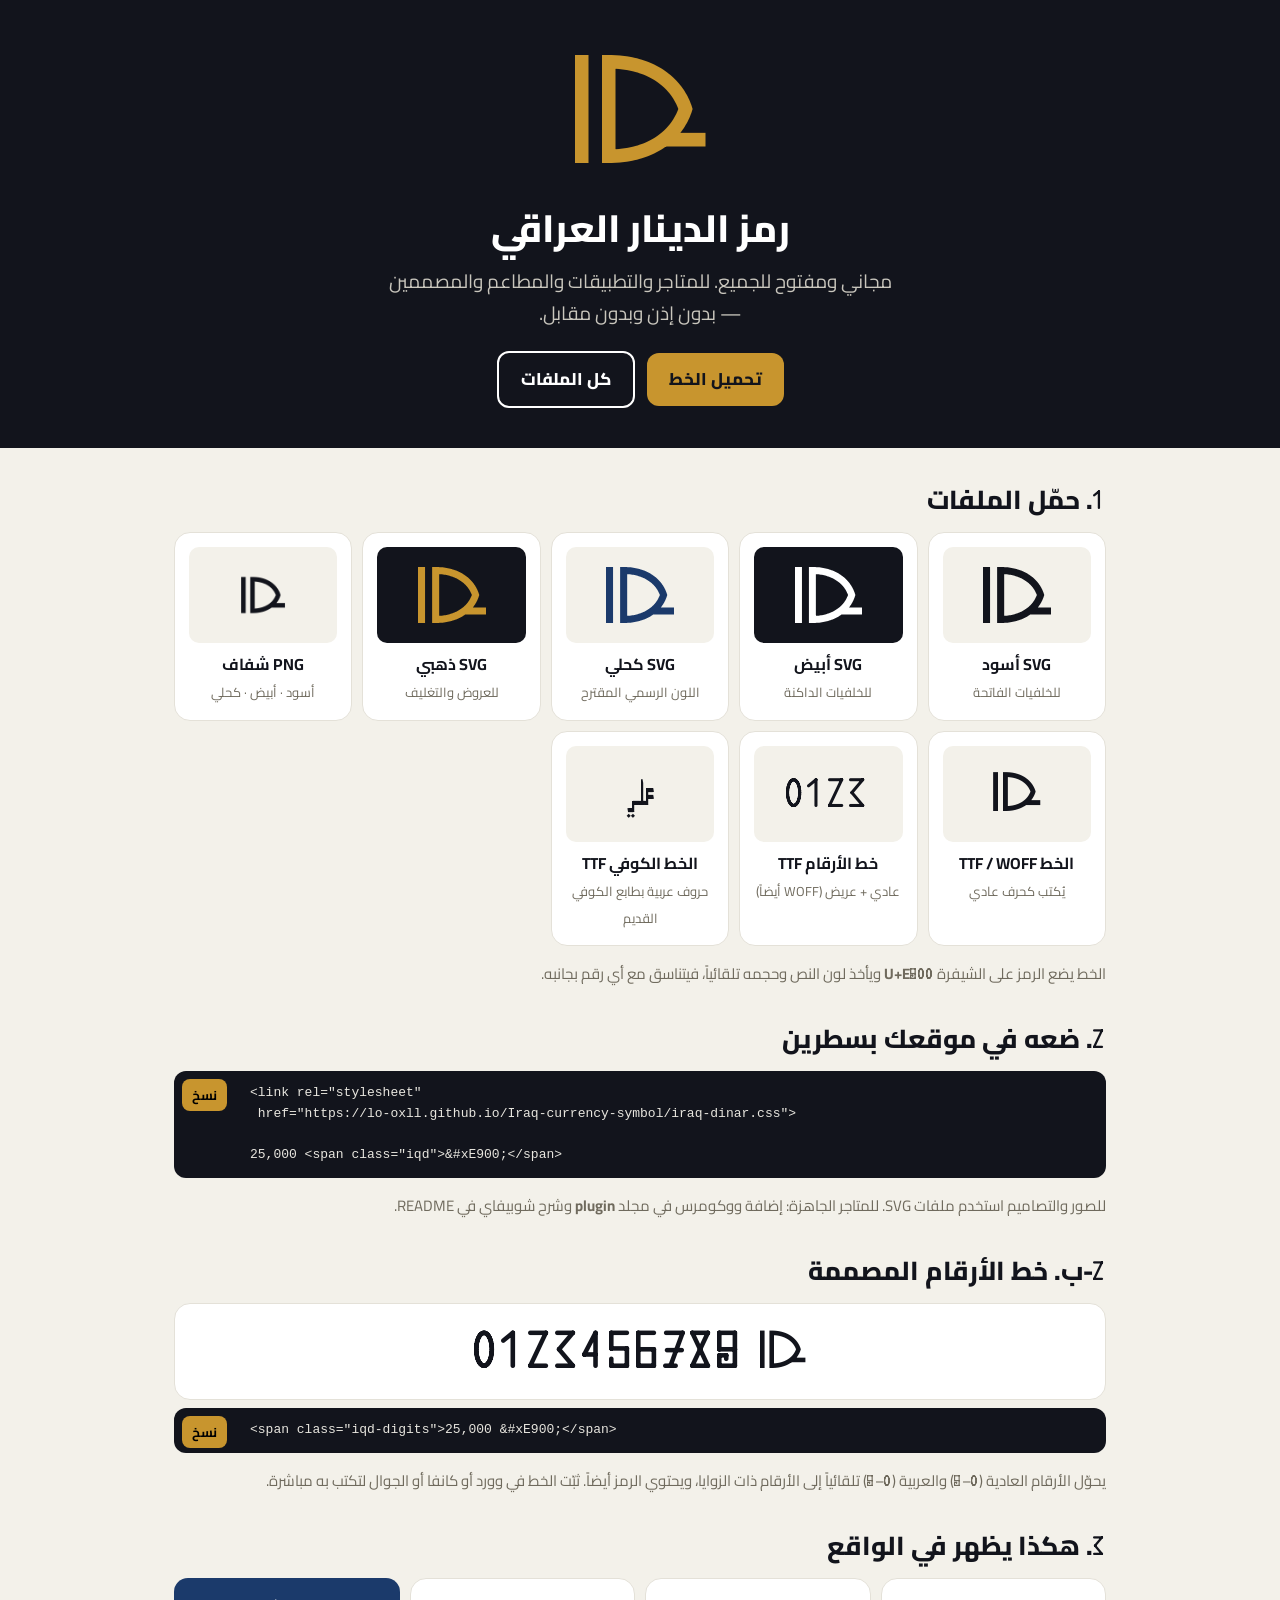
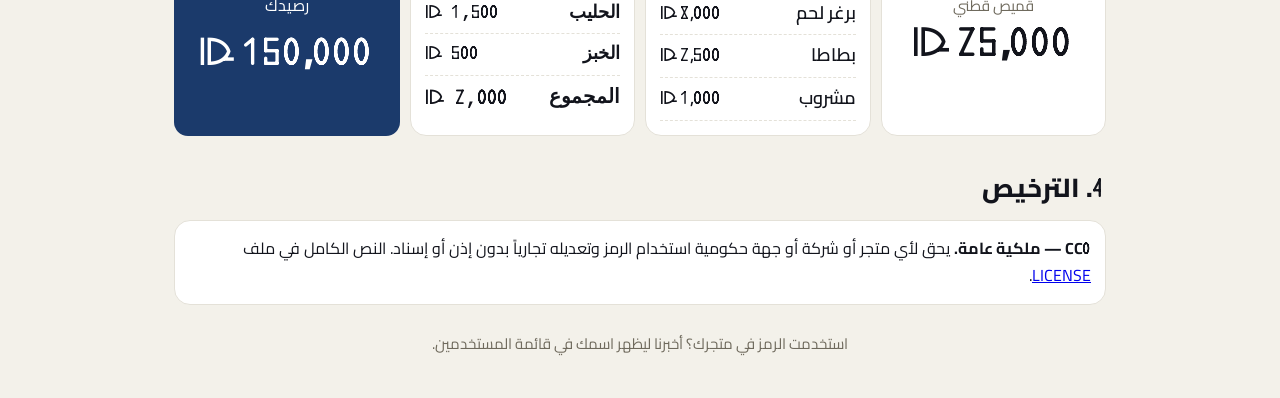
<file: downloads.html>
<!DOCTYPE html>
<html lang="ar" dir="rtl">
<head>
<meta charset="UTF-8">
<meta name="viewport" content="width=device-width, initial-scale=1, viewport-fit=cover">
<title>حمّل رمز الدينار العراقي — مجاناً للجميع</title>
<link href="https://fonts.googleapis.com/css2?family=Cairo:wght@400;600;800&display=swap" rel="stylesheet">
<link rel="stylesheet" href="iraq-dinar.css">
<style>
:root{--ink:#12141C;--navy:#1B3A6B;--gold:#C8952E;--bg:#f3f1ea;--line:#E4E1D8;--muted:#6f6a5d}
*{box-sizing:border-box}
body{margin:0;background:var(--bg);color:var(--ink);font-family:'Iraq Digits','Cairo',sans-serif;line-height:1.7}
.w{max-width:960px;margin:0 auto;padding:0 14px}
.hero{background:var(--ink);color:#fff;text-align:center;padding:40px 14px 36px}
.hero .big{font-size:clamp(90px,28vw,150px);line-height:1;color:var(--gold)}
.hero h1{font-size:clamp(24px,6.5vw,38px);margin:6px 0 4px;font-weight:800}
.hero p{margin:0 auto 18px;max-width:520px;color:#c9c6bd;font-size:clamp(16px,4vw,19px)}
.btn{display:inline-block;background:var(--gold);color:var(--ink);font-weight:800;text-decoration:none;padding:12px 22px;border-radius:12px;margin:4px;font-size:17px;border:0;cursor:pointer;font-family:inherit}
.btn.o{background:transparent;color:#fff;border:2px solid #fff}
h2{font-size:clamp(21px,5vw,26px);margin:30px 0 10px;font-weight:800}
.card{background:#fff;border:1px solid var(--line);border-radius:16px;padding:14px}
.grid{display:grid;grid-template-columns:repeat(auto-fit,minmax(150px,1fr));gap:10px}
.dl{text-align:center;text-decoration:none;color:inherit}
.dl .sw{height:96px;border-radius:10px;display:flex;align-items:center;justify-content:center;margin-bottom:8px}
.dl .sw img{height:56px}.dl b{display:block;font-size:16px}.dl span{font-size:13px;color:var(--muted)}
.code{position:relative;background:#12141C;color:#e8e6df;border-radius:12px;padding:12px 12px 12px 76px;direction:ltr;text-align:left;font:13px/1.6 ui-monospace,Menlo,monospace;overflow-x:auto;white-space:pre;margin:8px 0}
.code button{position:absolute;left:8px;top:8px;background:var(--gold);border:0;border-radius:8px;padding:4px 10px;font:700 13px 'Iraq Digits',Cairo,sans-serif;cursor:pointer}
.ex{display:grid;grid-template-columns:repeat(auto-fit,minmax(210px,1fr));gap:10px}
.tag{text-align:center}.tag .n{color:var(--muted);font-size:15px}.tag .p{font-size:40px;font-weight:800;line-height:1.2}
.menu div,.rc div{display:flex;justify-content:space-between;padding:5px 0;border-bottom:1px dashed var(--line);font-size:18px;font-weight:600}
.rc{font-family:'Iraq Digits',ui-monospace,monospace}.rc .t{font-weight:800;border:0;font-size:20px}
.app{background:var(--navy);color:#fff;text-align:center;border-radius:14px;padding:14px}.app .b{font-size:38px;font-weight:800}
.note{font-size:15px;color:var(--muted)}
footer{text-align:center;padding:26px 14px 40px;color:var(--muted);font-size:15px}
</style>
</head>
<body>
<header class="hero">
  <div class="big iqd">&#xE900;</div>
  <h1>رمز الدينار العراقي</h1>
  <p>مجاني ومفتوح للجميع. للمتاجر والتطبيقات والمطاعم والمصممين — بدون إذن وبدون مقابل.</p>
  <a class="btn" href="IraqDinarSymbol.ttf" download>تحميل الخط</a>
  <a class="btn o" href="#files">كل الملفات</a>
</header>

<main class="w">
<h2 id="files">١. حمّل الملفات</h2>
<div class="grid">
  <a class="card dl" href="iraq-dinar-symbol-black.svg" download><div class="sw" style="background:#f3f1ea"><img src="iraq-dinar-symbol-black.svg" alt=""></div><b>SVG أسود</b><span>للخلفيات الفاتحة</span></a>
  <a class="card dl" href="iraq-dinar-symbol-white.svg" download><div class="sw" style="background:#12141C"><img src="iraq-dinar-symbol-white.svg" alt=""></div><b>SVG أبيض</b><span>للخلفيات الداكنة</span></a>
  <a class="card dl" href="iraq-dinar-symbol-navy.svg" download><div class="sw" style="background:#f3f1ea"><img src="iraq-dinar-symbol-navy.svg" alt=""></div><b>SVG كحلي</b><span>اللون الرسمي المقترح</span></a>
  <a class="card dl" href="iraq-dinar-symbol-gold.svg" download><div class="sw" style="background:#12141C"><img src="iraq-dinar-symbol-gold.svg" alt=""></div><b>SVG ذهبي</b><span>للعروض والتغليف</span></a>
  <a class="card dl" href="iraq-dinar-symbol-black.png" download><div class="sw" style="background:#f3f1ea"><img src="iraq-dinar-symbol-black.png" alt=""></div><b>PNG شفاف</b><span>أسود · أبيض · كحلي</span></a>
  <a class="card dl" href="IraqDinarSymbol.ttf" download><div class="sw iqd" style="background:#f3f1ea;font-size:54px">&#xE900;</div><b>الخط TTF / WOFF</b><span>يُكتب كحرف عادي</span></a>
  <a class="card dl" href="IraqDinarDigits-Regular.ttf" download><div class="sw" style="background:#f3f1ea;font:400 40px 'Iraq Dinar Digits'">0123</div><b>خط الأرقام TTF</b><span>عادي + عريض (WOFF أيضاً)</span></a>
  <a class="card dl" href="IraqKufic-Regular.ttf" download><div class="sw" style="background:#f3f1ea;font:400 44px 'Iraq Kufic'">علي</div><b>الخط الكوفي TTF</b><span>حروف عربية بطابع الكوفي القديم</span></a>
</div>
<p class="note">الخط يضع الرمز على الشيفرة <b>U+E900</b> ويأخذ لون النص وحجمه تلقائياً، فيتناسق مع أي رقم بجانبه.</p>

<h2>٢. ضعه في موقعك بسطرين</h2>
<div class="code" id="c1"><button onclick="cp('c1',this)">نسخ</button>&lt;link rel="stylesheet"
 href="https://lo-oxll.github.io/Iraq-currency-symbol/iraq-dinar.css"&gt;

25,000 &lt;span class="iqd"&gt;&amp;#xE900;&lt;/span&gt;</div>
<p class="note">للصور والتصاميم استخدم ملفات SVG. للمتاجر الجاهزة: إضافة ووكومرس في مجلد <b>plugin</b> وشرح شوبيفاي في README.</p>

<h2>٢-ب. خط الأرقام المصممة</h2>
<div class="card" style="font:800 clamp(34px,10vw,52px)/1.3 'Iraq Dinar Digits';text-align:center;direction:ltr">0123456789 &#xE900;</div>
<div class="code" id="c2"><button onclick="cp('c2',this)">نسخ</button>&lt;span class="iqd-digits"&gt;25,000 &amp;#xE900;&lt;/span&gt;</div>
<p class="note">يحوّل الأرقام العادية (0–9) والعربية (٠–٩) تلقائياً إلى الأرقام ذات الزوايا، ويحتوي الرمز أيضاً. ثبّت الخط في وورد أو كانفا أو الجوال لتكتب به مباشرة.</p>

<h2>٣. هكذا يظهر في الواقع</h2>
<div class="ex">
  <div class="card tag"><div class="n">قميص قطني</div><div class="p">25,000 <span class="iqd">&#xE900;</span></div></div>
  <div class="card menu"><div><span>برغر لحم</span><span>8,000 <span class="iqd">&#xE900;</span></span></div><div><span>بطاطا</span><span>2,500 <span class="iqd">&#xE900;</span></span></div><div><span>مشروب</span><span>1,000 <span class="iqd">&#xE900;</span></span></div></div>
  <div class="card rc"><div><span>الحليب</span><span>1,500 <span class="iqd">&#xE900;</span></span></div><div><span>الخبز</span><span>500 <span class="iqd">&#xE900;</span></span></div><div class="t"><span>المجموع</span><span>2,000 <span class="iqd">&#xE900;</span></span></div></div>
  <div class="app"><div>رصيدك</div><div class="b">150,000 <span class="iqd">&#xE900;</span></div></div>
</div>

<h2>٤. الترخيص</h2>
<div class="card"><b>CC0 — ملكية عامة.</b> يحق لأي متجر أو شركة أو جهة حكومية استخدام الرمز وتعديله تجارياً بدون إذن أو إسناد. النص الكامل في ملف <a href="LICENSE">LICENSE</a>.</div>
</main>
<footer>استخدمت الرمز في متجرك؟ أخبرنا ليظهر اسمك في قائمة المستخدمين.</footer>
<script>
function cp(id,b){var t=document.getElementById(id).innerText.replace(/^نسخ\n?/,'').trim();
navigator.clipboard.writeText(t).then(function(){b.textContent='تم ✓';setTimeout(function(){b.textContent='نسخ'},1500)})}
</script>
</body>
</html>
</file>
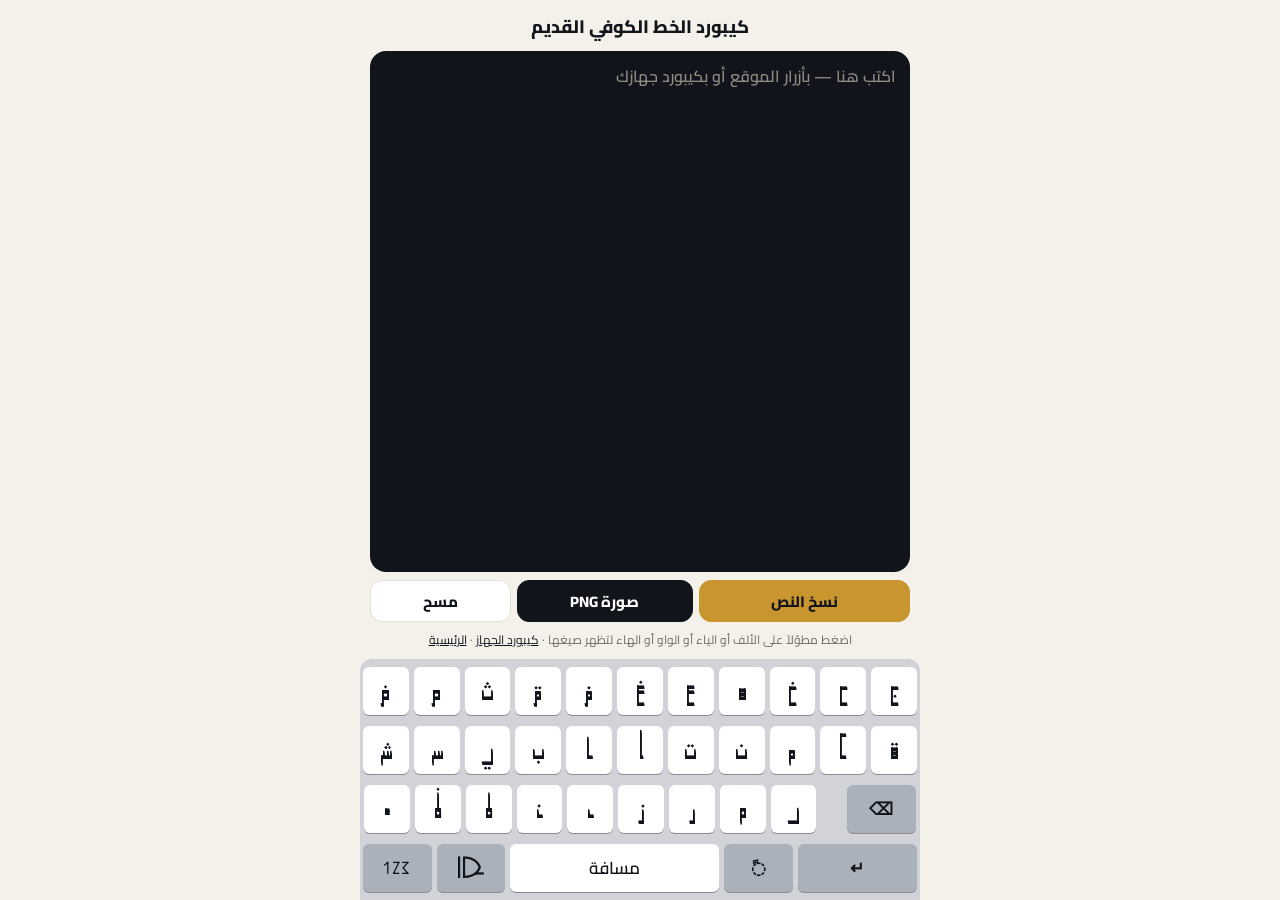
<file: keyboard.html>
<!DOCTYPE html>
<html lang="ar" dir="rtl">
<head>
<meta charset="UTF-8">
<meta name="viewport" content="width=device-width, initial-scale=1, viewport-fit=cover, user-scalable=no">
<title>كيبورد الخط الكوفي القديم</title>
<link href="https://fonts.googleapis.com/css2?family=Cairo:wght@600;800&display=swap" rel="stylesheet">
<link rel="stylesheet" href="iraq-dinar.css">
<style>
:root{--ink:#12141C;--gold:#C8952E;--bg:#f3f1ea;--kb:#d1d3d9;--fn:#abb1bb}
*{box-sizing:border-box;-webkit-tap-highlight-color:transparent}
html,body{height:100%}
body{margin:0;background:var(--bg);color:var(--ink);font-family:'Iraq Digits','Cairo',sans-serif;display:flex;flex-direction:column;align-items:center;overscroll-behavior:none}
.top{width:100%;max-width:560px;flex:1;min-height:0;display:flex;flex-direction:column;padding:10px 10px 8px}
h1{font-size:18px;font-weight:800;text-align:center;margin:0 0 8px}
#s{flex:1;min-height:90px;width:100%;resize:none;border:0;outline:0;background:var(--ink);color:#fff;border-radius:16px;padding:10px 14px;font:400 clamp(40px,11vw,54px)/1.6 "Iraq Kufic","Iraq Dinar Digits",sans-serif;direction:rtl;text-align:right;caret-color:var(--gold)}
#s::placeholder{font:600 16px 'Iraq Digits',Cairo,sans-serif;color:#8e8b82}
.act{display:grid;grid-template-columns:1.2fr 1fr .8fr;gap:6px;margin-top:8px}
.act button{font:800 15px 'Iraq Digits',Cairo,sans-serif;height:42px;border-radius:12px;border:1px solid #E4E1D8;background:#fff;color:var(--ink);cursor:pointer}
.act .g{background:var(--gold);border-color:var(--gold)}.act .d{background:var(--ink);color:#fff;border-color:var(--ink)}
.hint{font-size:12px;color:#6f6a5d;text-align:center;margin:6px 0 0}.hint a{color:var(--ink)}
/* ===== لوحة المفاتيح (نمط iOS) ===== */
#kb{width:100%;max-width:560px;background:var(--kb);padding:8px 3px calc(8px + env(safe-area-inset-bottom));display:flex;flex-direction:column;gap:11px;direction:ltr;user-select:none;-webkit-user-select:none;touch-action:none;border-radius:12px 12px 0 0}
.r{display:flex;gap:5px;justify-content:center}
.k{--w:calc((100% - 50px)/11);flex:0 0 var(--w);height:48px;background:#fff;border:0;border-radius:6px;box-shadow:0 1px 0 #8b8d92;display:flex;align-items:center;justify-content:center;font:400 38px/1 "Iraq Kufic","Iraq Dinar Digits",sans-serif;color:var(--ink);padding:0;cursor:pointer;touch-action:none}
.k.down{background:#e4e6ea}
.k.fn{background:var(--fn);font:600 17px 'Iraq Digits',Cairo,sans-serif}
.k.fn.down{background:#fff}
.k.sym{font-size:32px}.k.fn.sym{font-family:"Iraq Dinar Digits",sans-serif;font-size:30px;font-weight:400}
.k.sp{flex:1 1 0;font:600 17px 'Iraq Digits',Cairo,sans-serif;background:#fff}
.k.wide{flex:0 0 calc(var(--w)*1.5)}.k.ret{flex:0 0 calc(var(--w)*2.6)}.k.gap{flex:0 0 calc(var(--w)*.45);background:none;box-shadow:none;pointer-events:none}
.k.n{font-size:34px}
#pop{position:fixed;z-index:9;display:none;background:#fff;border-radius:10px;padding:4px;box-shadow:0 2px 14px rgba(0,0,0,.35);direction:ltr;gap:2px}
#pop .chip{min-width:42px;height:56px;display:flex;align-items:center;justify-content:center;border-radius:7px;font:400 40px/1 "Iraq Kufic","Iraq Dinar Digits",Cairo,sans-serif;color:var(--ink)}
#pop .chip.on{background:var(--gold);color:#fff}
#bub{position:fixed;z-index:8;display:none;background:#fff;border-radius:10px;box-shadow:0 2px 12px rgba(0,0,0,.3);width:56px;height:66px;align-items:center;justify-content:center;font:400 46px/1 "Iraq Kufic","Iraq Dinar Digits",sans-serif;color:var(--ink)}
</style>
</head>
<body>
<div class="top">
  <h1>كيبورد الخط الكوفي القديم</h1>
  <textarea id="s" placeholder="اكتب هنا — بأزرار الموقع أو بكيبورد جهازك" inputmode="none" autocomplete="off" spellcheck="false"></textarea>
  <div class="act"><button class="g" id="cpy">نسخ النص</button><button class="d" id="png">صورة PNG</button><button id="clr">مسح</button></div>
  <p class="hint">اضغط مطوّلاً على الألف أو الياء أو الواو أو الهاء لتظهر صيغها · <a href="#" id="nat">كيبورد الجهاز</a> · <a href="index.html">الرئيسية</a></p>
</div>
<div id="kb"></div>
<div id="pop"></div><div id="bub"></div>
<script>
var ta=document.getElementById('s'),kb=document.getElementById('kb'),pop=document.getElementById('pop'),bub=document.getElementById('bub'),layer='ar';
var VAR={'ا':'أ|إ|آ','ي':'ئ|ى','ى':'ي|ئ','و':'ؤ','ة':'ه','ه':'ة','ء':'ؤ|ئ'};
var HAR='َ|ُ|ِ|ّ|ْ|ً|ٌ|ٍ';
var LAY={
 ar:[['ض','ص','ث','ق','ف','غ','ع','ه','خ','ح','ج'],['ش','س','ي','ب','ل','ا','ت','ن','م','ك','ة'],['ء','ظ','ط','ذ','د','ز','ر','و','ى','#gap','#del']],
 num:[['1','2','3','4','5','6','7','8','9','0'],['-','/',':','؛','(',')','\uE900','&','@','"'],['.','،','؟','!',"'",'#gap','#del']]};
function ins(t){var a=ta.selectionStart,b=ta.selectionEnd;ta.setRangeText(t,a,b,'end');ta.focus()}
function del(){var a=ta.selectionStart,b=ta.selectionEnd;if(a!==b)ta.setRangeText('',a,b,'end');else if(a>0)ta.setRangeText('',a-1,a,'end');ta.focus()}
function mk(cls,txt,d){var b=document.createElement('button');b.className='k '+cls;b.textContent=txt;for(var k in d)b.dataset[k]=d[k];return b}
function build(){
  kb.innerHTML='';
  LAY[layer].forEach(function(rw){
    var r=document.createElement('div');r.className='r';
    rw.forEach(function(c){
      if(c==='#gap')r.appendChild(mk('gap','',{}));
      else if(c==='#del')r.appendChild(mk('fn wide','⌫',{act:'del'}));
      else{var d={ch:c};if(VAR[c])d.v=VAR[c];r.appendChild(mk(layer==='num'?'n':'',c,d))}
    });kb.appendChild(r)});
  var b=document.createElement('div');b.className='r';
  if(layer==='ar'){
    b.appendChild(mk('fn wide','123',{act:'num'}));
    b.appendChild(mk('fn wide sym','\uE900',{ch:'\uE900'}));
    b.appendChild(mk('sp','مسافة',{ch:' '}));
    b.appendChild(mk('fn wide','◌ً',{now:'1',v:HAR}));
    b.appendChild(mk('fn ret','↵',{ch:'\n'}));
  }else{
    b.appendChild(mk('fn wide','ابج',{act:'ar'}));
    b.appendChild(mk('fn wide','،',{ch:'،'}));
    b.appendChild(mk('sp','مسافة',{ch:' '}));
    b.appendChild(mk('fn ret','↵',{ch:'\n'}));
  }
  kb.appendChild(b);
}
// ===== الضغط المطوّل والقوائم =====
var timer=null,rep=null,curK=null,popOpen=false,sticky=false;
function rectOf(el){return el.getBoundingClientRect()}
function showBub(k){var r=rectOf(k);bub.textContent=k.textContent;bub.style.display='flex';
  bub.style.left=Math.max(2,Math.min(innerWidth-58,r.left+r.width/2-28))+'px';bub.style.top=(r.top-70)+'px'}
function hideBub(){bub.style.display='none'}
function openPop(k,items){
  hideBub();pop.innerHTML='';
  items.forEach(function(it){var c=document.createElement('div');c.className='chip';c.dataset.ins=it;c.textContent=(k.dataset.now?'◌':'')+it;pop.appendChild(c)});
  pop.style.display='flex';var r=rectOf(k),w=items.length*44+8;
  pop.style.left=Math.max(4,Math.min(innerWidth-w-4,r.left+r.width/2-w/2))+'px';pop.style.top=(r.top-68)+'px';popOpen=true;
}
function closePop(){pop.style.display='none';popOpen=false;sticky=false}
function chipAt(x,y){var e=document.elementFromPoint(x,y);return e&&e.closest&&e.closest('.chip')}
function hover(x,y){var c=chipAt(x,y);[].forEach.call(pop.children,function(n){n.classList.toggle('on',n===c)});return c}
function fire(k){
  var a=k.dataset.act;
  if(a==='del')del();else if(a==='num'){layer='num';build()}else if(a==='ar'){layer='ar';build()}
  else if(k.dataset.ch!==undefined)ins(k.dataset.ch)}
kb.addEventListener('pointerdown',function(e){
  var k=e.target.closest('.k');if(!k||k.classList.contains('gap'))return;
  e.preventDefault();curK=k;k.classList.add('down');
  if(k.dataset.ch&&!k.classList.contains('fn')&&k.dataset.ch.trim())showBub(k);
  if(k.dataset.act==='del'){del();timer=setTimeout(function(){rep=setInterval(del,70)},420)}
  else if(k.dataset.v){
    if(k.dataset.now){openPop(k,k.dataset.v.split('|'));sticky=true}
    else timer=setTimeout(function(){openPop(k,k.dataset.v.split('|'))},320)}
});
document.addEventListener('pointerdown',function(e){
  var c=e.target.closest&&e.target.closest('.chip');
  if(c&&popOpen){e.preventDefault();ins(c.dataset.ins);closePop();return}
  if(popOpen&&!(e.target.closest&&e.target.closest('#kb')))closePop();
},true);
document.addEventListener('pointermove',function(e){if(popOpen)hover(e.clientX,e.clientY)});
function up(e){
  clearTimeout(timer);clearInterval(rep);hideBub();
  var k=curK;curK=null;if(!k)return;k.classList.remove('down');
  if(popOpen){var c=hover(e.clientX,e.clientY);if(c){ins(c.dataset.ins);closePop()}else if(!sticky)closePop();return}
  if(k.dataset.act==='del')return;
  fire(k)}
document.addEventListener('pointerup',up);
document.addEventListener('pointercancel',function(){clearTimeout(timer);clearInterval(rep);hideBub();if(curK)curK.classList.remove('down');curK=null;if(!sticky)closePop()});
// ===== الكتابة من كيبورد الكمبيوتر (مطابقة المواضع) =====
var MAP={q:'ض',w:'ص',e:'ث',r:'ق',t:'ف',y:'غ',u:'ع',i:'ه',o:'خ',p:'ح','[':'ج',']':'د',a:'ش',s:'س',d:'ي',f:'ب',g:'ل',h:'ا',j:'ت',k:'ن',l:'م',';':'ك',"'":'ط','`':'ذ',z:'ئ',x:'ء',c:'ؤ',v:'ر',b:'لا',n:'ى',m:'ة',',':'و','.':'ز','/':'ظ'};
var SH={h:'أ',y:'إ',n:'آ'};
ta.addEventListener('keydown',function(e){
  if(e.ctrlKey||e.metaKey||e.altKey||e.key.length!==1)return;
  var k=e.key.toLowerCase(),m=e.shiftKey&&SH[k]?SH[k]:MAP[k];if(m){e.preventDefault();ins(m)}});
document.getElementById('nat').onclick=function(e){e.preventDefault();ta.setAttribute('inputmode','text');ta.blur();ta.focus();this.textContent='كيبورد الجهاز مفعّل'};
document.getElementById('cpy').onclick=function(){var b=this,t=ta.value;if(!t)return;navigator.clipboard.writeText(t).then(function(){b.textContent='تم ✓';setTimeout(function(){b.textContent='نسخ النص'},1400)})};
document.getElementById('clr').onclick=function(){ta.value='';ta.focus()};
document.getElementById('png').onclick=function(){
  var t=ta.value;if(!t)return;
  Promise.all([document.fonts.load('100px "Iraq Kufic"'),document.fonts.load('100px "Iraq Dinar Digits"')]).then(function(){
    var f='130px "Iraq Kufic","Iraq Dinar Digits"',L=t.split('\n'),c=document.createElement('canvas'),x=c.getContext('2d');
    x.font=f;x.direction='rtl';var w=Math.ceil(Math.max.apply(null,L.map(function(l){return x.measureText(l).width})))+80;
    c.width=w;c.height=60+L.length*220;x=c.getContext('2d');x.font=f;x.direction='rtl';x.textAlign='right';
    x.fillStyle='#12141C';L.forEach(function(l,i){x.fillText(l,w-40,180+i*220)});
    c.toBlob(function(bl){var a=document.createElement('a');a.href=URL.createObjectURL(bl);a.download='kufic-text.png';a.click()})})};
build();
</script>
</body>
</html>
</file>
<file: style.css>
/* رمز الدينار العراقي: صفحة الرمز فقط. CC0 */

/* خط الرمز: الحرف U+E900 (مضمّن في الملف، بدون أي ملف خارجي) */
@font-face{
  font-family:"IQD Symbol";
  src:url("[data-uri]") format("woff");
  font-weight:400;font-style:normal;font-display:swap;
  unicode-range:U+E900;
}
.iqd{font-family:"IQD Symbol",sans-serif;font-style:normal;font-weight:400;line-height:1}

:root{
  --bg:#f3f1ea; --surface:#ffffff; --ink:#12141c; --muted:#6f6a5d; --line:#e4e1d8;
  --navy:#1b3a6b; --gold:#c8952e; --accent:#1b3a6b; --on-accent:#ffffff;
  --paper:#f3f1ea; --stage-ink:#12141c;
  --c1:#1b3a6b; --c2:#c8952e; --c3:#0f6e56; --c4:#a32d2d;
  --radius:14px;
}
:root[data-theme="dark"]{
  --bg:#0c0e14; --surface:#151926; --ink:#edeff3; --muted:#9aa1ab; --line:#262c3d;
  --accent:#8fb0f0; --on-accent:#0c0e14;
  --paper:#f3f1ea;
  --c1:#8fb0f0; --c2:#e0b45a; --c3:#4cc29a; --c4:#ef8a8a;
}
@media (prefers-color-scheme:dark){
  :root:not([data-theme="light"]){
    --bg:#0c0e14; --surface:#151926; --ink:#edeff3; --muted:#9aa1ab; --line:#262c3d;
    --accent:#8fb0f0; --on-accent:#0c0e14;
    --c1:#8fb0f0; --c2:#e0b45a; --c3:#4cc29a; --c4:#ef8a8a;
  }
}

*{box-sizing:border-box}
html{scroll-behavior:smooth;-webkit-text-size-adjust:100%}
body{margin:0;background:var(--bg);color:var(--ink);font-family:"Cairo",system-ui,"Segoe UI",Tahoma,sans-serif;line-height:1.75;-webkit-font-smoothing:antialiased}
.wrap{max-width:1040px;margin:0 auto;padding:0 16px}
a{color:inherit}
code{font-family:ui-monospace,Menlo,Consolas,monospace;font-size:.88em;background:color-mix(in srgb,var(--ink) 8%,transparent);padding:.1em .4em;border-radius:6px;direction:ltr;unicode-bidi:isolate}
:focus-visible{outline:3px solid var(--accent);outline-offset:2px;border-radius:6px}

/* الرمز المرسوم */
.mark{display:inline-block;aspect-ratio:110.75/91.5;height:1em;width:auto;color:currentColor;vertical-align:-.12em;fill:currentColor;overflow:visible}

/* الشريط العلوي */
.top{position:sticky;top:0;z-index:20;background:color-mix(in srgb,var(--bg) 88%,transparent);backdrop-filter:blur(8px);border-bottom:1px solid var(--line)}
.top-in{display:flex;align-items:center;gap:10px;height:58px}
.brand{display:flex;align-items:center;gap:10px;text-decoration:none;font-weight:800;font-size:18px}
.brand-mark{height:22px;color:var(--accent)}
.nav{margin-inline-start:auto;display:flex;gap:2px}
.nav a{text-decoration:none;color:var(--muted);font-weight:600;font-size:15px;padding:6px 12px;border-radius:999px}
.nav a:hover{background:color-mix(in srgb,var(--ink) 8%,transparent);color:var(--ink)}
.icon-btn{width:38px;height:38px;border-radius:50%;border:1px solid var(--line);background:var(--surface);color:var(--ink);display:grid;place-items:center;cursor:pointer}
.icon-btn .ico{width:18px;height:18px}
@media(max-width:700px){.nav{display:none}.pill-btn{margin-inline-start:auto}}

/* البطل */
.hero{padding-top:42px;text-align:center}
.eyebrow{display:inline-block;margin:0 0 6px;font-weight:700;font-size:14px;color:var(--accent);letter-spacing:0}
h1{margin:0 0 6px;font-size:clamp(30px,7vw,48px);font-weight:800;line-height:1.2}
.lede{max-width:620px;margin:0 auto 22px;color:var(--muted);font-size:clamp(16px,2.6vw,18px)}
.lede .iqd{color:var(--ink);font-size:1.15em;vertical-align:-.1em}

.stage{display:grid;place-items:center;min-height:340px;border-radius:22px;border:1px solid var(--line);background:var(--paper);color:var(--stage-ink);transition:background .25s,color .25s;overflow:hidden}
.mark-box{position:relative;padding:calc(var(--s,180px) * .1257);transition:padding .2s}
.stage-mark{height:var(--s,180px);max-width:100%}
.stage.safe .mark-box{outline:1.5px dashed var(--accent);outline-offset:0;background:color-mix(in srgb,var(--accent) 8%,transparent)}
.stage.safe .stage-mark{outline:1px solid color-mix(in srgb,var(--accent) 45%,transparent)}
.stage[data-bg="paper"]{background:var(--paper)}
.stage[data-bg="ink"]{background:#12141c}
.stage[data-bg="gold"]{background:#c8952e}
.stage[data-bg="grid"]{
  background-color:var(--paper);
  background-image:linear-gradient(#0000000d 1px,transparent 1px),linear-gradient(90deg,#0000000d 1px,transparent 1px);
  background-size:24px 24px;
}
.stage .mark{color:var(--mark,#12141c)}

/* عناصر التحكم */
.controls{display:grid;grid-template-columns:repeat(auto-fit,minmax(240px,1fr));gap:12px;margin-top:14px;text-align:start}
.ctl{background:var(--surface);border:1px solid var(--line);border-radius:var(--radius);padding:12px 14px;display:flex;flex-direction:column;gap:8px}
.ctl-wide{grid-column:1/-1}
.ctl-label{font-weight:700;font-size:14px;color:var(--muted)}
.swatches{display:flex;gap:10px;flex-wrap:wrap;align-items:center}
.sw{width:34px;height:34px;border-radius:50%;border:2px solid var(--line);background:var(--c);cursor:pointer;padding:0;position:relative}
.sw[aria-checked="true"]{outline:3px solid var(--accent);outline-offset:2px}
.sw-pick{background:conic-gradient(#e24b4a,#e5a93d,#4fb36d,#3a7bd5,#8a4fd0,#e24b4a);overflow:hidden;display:inline-block}
.sw-pick input{position:absolute;inset:0;opacity:0;width:100%;height:100%;cursor:pointer;border:0;padding:0}
.seg{display:flex;flex-wrap:wrap;background:color-mix(in srgb,var(--ink) 7%,transparent);border-radius:999px;padding:3px;gap:2px}
.seg button{flex:1;border:0;background:none;color:var(--muted);font:600 14px "Cairo",sans-serif;padding:7px 8px;border-radius:999px;cursor:pointer}
.seg button[aria-checked="true"]{background:var(--surface);color:var(--ink);box-shadow:0 1px 3px #0003}
.size-row{display:flex;align-items:center;gap:12px;direction:ltr;color:var(--muted)}
.size-min{height:14px}.size-max{height:34px}
input[type=range]{flex:1;accent-color:var(--accent);height:28px}

/* الأقسام */
.sec{padding-top:54px}
h2{margin:0 0 4px;font-size:clamp(24px,5vw,30px);font-weight:800}
.sec-sub{margin:0 0 16px;color:var(--muted)}
.actions{display:flex;flex-wrap:wrap;gap:8px}
.btn{font:700 15px "Cairo",sans-serif;padding:10px 18px;border-radius:12px;border:2px solid var(--ink);background:var(--surface);color:var(--ink);cursor:pointer}
.btn:hover{transform:translateY(-1px)}
.btn.primary{background:var(--ink);color:var(--bg)}
.btn.ghost{border-color:var(--line)}
.note{margin:12px 0 0;color:var(--muted);font-size:15px}

.tiles{display:grid;grid-template-columns:repeat(auto-fit,minmax(200px,1fr));gap:12px;margin-top:18px}
.tile{margin:0;border-radius:16px;border:1px solid var(--line);padding:22px 14px 12px;text-align:center;display:flex;flex-direction:column;align-items:center;gap:10px}
.tile .mark{height:64px}
.tile figcaption{font-size:14px;font-weight:600}
.t-paper{background:#f3f1ea;color:#12141c}
.t-ink{background:#12141c;color:#fff}
.mini{font:700 13px "Cairo",sans-serif;padding:5px 16px;border-radius:999px;border:1.5px solid currentColor;background:transparent;color:inherit;cursor:pointer}

/* الاستخدام */
.tabs{display:flex;gap:4px;background:color-mix(in srgb,var(--ink) 7%,transparent);padding:4px;border-radius:999px;width:max-content;max-width:100%;overflow-x:auto}
.tabs button{border:0;background:none;color:var(--muted);font:700 14px "Cairo",sans-serif;padding:8px 16px;border-radius:999px;cursor:pointer;white-space:nowrap}
.tabs button[aria-selected="true"]{background:var(--surface);color:var(--ink);box-shadow:0 1px 3px #0003}
.panel{margin-top:14px}
.panel p{margin:0 0 10px}
.panel[hidden]{display:none}
.code{position:relative;background:#12141c;color:#e8e6df;border-radius:12px;padding:14px 14px 14px 70px;direction:ltr;text-align:left;overflow-x:auto}
.code pre{margin:0;font:13px/1.65 ui-monospace,Menlo,Consolas,monospace;white-space:pre}
.cp{position:absolute;left:8px;top:8px;background:var(--gold);color:#12141c;border:0;border-radius:8px;padding:4px 12px;font:700 13px "Cairo",sans-serif;cursor:pointer}
.live{display:flex;align-items:center;gap:10px;margin:14px 0 0}
.live .big{font-size:48px;color:var(--ink)}
.muted{color:var(--muted)}

/* البناء */
.build{display:grid;grid-template-columns:minmax(0,1.1fr) minmax(0,1fr);gap:18px;align-items:start}
@media(max-width:760px){.build{grid-template-columns:1fr}}
.build-fig{background:var(--surface);border:1px solid var(--line);border-radius:18px;padding:10px}
#buildSvg{width:100%;height:auto;display:block;max-height:560px}
#buildSvg .part{fill:var(--p);fill-opacity:.88}
#buildSvg .part.arc{fill:none;stroke:var(--p);stroke-opacity:.88}
#buildSvg .p1{--p:var(--c1)} #buildSvg .p2{--p:var(--c2)} #buildSvg .p3{--p:var(--c3)} #buildSvg .p4{--p:var(--c4)}
#buildSvg .plain{fill:var(--ink);fill-opacity:.9}
#buildSvg .plain.arc{fill:none;stroke:var(--ink)}
#buildSvg .circ{fill:none;stroke:var(--accent);stroke-width:.9;stroke-linecap:round;stroke-dasharray:.1 3.2}
#buildSvg .axis{fill:none;stroke:var(--ink);stroke-width:.5;stroke-dasharray:3 2.4;opacity:.75}
#buildSvg .gridline{stroke:var(--muted);stroke-width:.3;opacity:.45}
#buildSvg .ctr{stroke:var(--ink);stroke-width:.7}
#buildSvg text{font:700 7px "Cairo",sans-serif;fill:var(--ink);paint-order:stroke;stroke:var(--surface);stroke-width:2px;stroke-linejoin:round}
.layers{display:grid;gap:6px;margin-bottom:12px}
.chk{display:flex;align-items:center;gap:10px;background:var(--surface);border:1px solid var(--line);border-radius:12px;padding:9px 12px;font-weight:600;cursor:pointer}
.chk input{width:18px;height:18px;accent-color:var(--accent)}
.legend,.rules{list-style:none;margin:0;padding:0}
.legend{display:grid;grid-template-columns:1fr 1fr;gap:4px 12px;margin-bottom:12px;font-size:15px}
.dot{display:inline-block;width:12px;height:12px;border-radius:3px;margin-inline-end:6px;vertical-align:-1px}
.d1{background:var(--c1)}.d2{background:var(--c2)}.d3{background:var(--c3)}.d4{background:var(--c4)}
.rules li{position:relative;padding-inline-start:18px;margin:4px 0;color:var(--muted);font-size:15px}
.rules li::before{content:"";position:absolute;inset-inline-start:0;top:.7em;width:8px;height:2px;background:var(--accent)}

.skip{position:absolute;inset-inline-start:8px;top:-60px;background:var(--ink);color:var(--bg);padding:8px 14px;border-radius:8px;z-index:50;font-weight:700}
.skip:focus{top:8px}
.pill-btn{height:38px;min-width:46px;padding:0 12px;border-radius:999px;border:1px solid var(--line);background:var(--surface);color:var(--ink);font:800 13px "Cairo",sans-serif;cursor:pointer;letter-spacing:.03em}
.chk.inline{margin-top:4px;background:none;border:0;padding:4px 0;font-size:15px;font-weight:600}

/* بطاقات التحميل */
.panel-card{background:var(--surface);border:1px solid var(--line);border-radius:16px;padding:14px 16px;margin-bottom:12px}
.panel-card h3{margin:0 0 8px;font-size:17px}
.note.flat{margin:0 0 10px}
.opts{display:grid;grid-template-columns:repeat(auto-fit,minmax(220px,1fr));gap:10px 14px;margin-bottom:12px}
.opt{display:flex;flex-direction:column;gap:6px;font-size:14px;color:var(--muted);font-weight:700}
.share{margin:2px 0 6px}

/* المحوّل */
.conv{display:grid;grid-template-columns:1fr 1fr;gap:14px}
@media(max-width:760px){.conv{grid-template-columns:1fr}}
.conv-in,.conv-out{background:var(--surface);border:1px solid var(--line);border-radius:16px;padding:14px;display:flex;flex-direction:column;gap:10px}
textarea#convIn{width:100%;min-height:140px;resize:vertical;border:1px solid var(--line);border-radius:12px;background:var(--bg);color:var(--ink);padding:10px 12px;font:16px/1.7 "Cairo",sans-serif}
.layers.row{display:flex;flex-wrap:wrap;gap:8px}
.prev{min-height:110px;max-height:240px;overflow:auto;border:1px dashed var(--line);border-radius:12px;padding:10px 12px;white-space:pre-wrap;word-break:break-word;font-size:18px;line-height:1.9}
.prev .iqd{font-size:1.1em;color:var(--accent);vertical-align:-.1em}
.prev:empty::before{content:attr(data-empty);color:var(--muted);font-size:15px}
.btn.wide{width:100%;margin-bottom:10px}

/* العملات */
.curs{display:grid;grid-template-columns:repeat(auto-fit,minmax(120px,1fr));gap:10px}
.cur{background:var(--surface);border:1px solid var(--line);border-radius:16px;padding:16px 8px 10px;text-align:center;display:flex;flex-direction:column;align-items:center;gap:2px}
.cur .g{font:600 52px/1.15 "Cairo",system-ui,sans-serif;color:var(--ink);direction:ltr}
.cur .g.iqd{font-family:"IQD Symbol",sans-serif;font-weight:400;font-size:52px;line-height:1.15;color:var(--accent)}
.cur small{color:var(--muted);font-size:14px;font-weight:600}
.cur.hl{border-color:var(--accent);box-shadow:0 0 0 1px var(--accent) inset}

/* حدود الاستخدام */
.sub-h{margin:26px 0 4px;font-size:18px}
.mins{display:flex;align-items:flex-end;gap:22px;flex-wrap:wrap;background:var(--surface);border:1px solid var(--line);border-radius:16px;padding:18px 20px;color:var(--ink)}

/* رسم متحرك */
#buildSvg .anim{transition:opacity .45s ease}
#buildSvg .anim.off{opacity:0}
@media(prefers-reduced-motion:reduce){#buildSvg .anim{transition:none}}

/* البطاقات */
.cards{display:grid;grid-template-columns:repeat(auto-fit,minmax(240px,1fr));gap:12px}
.card{background:var(--surface);border:1px solid var(--line);border-radius:16px;padding:16px}
.card h3{margin:0 0 4px;font-size:18px}
.card p{margin:0;color:var(--muted);font-size:15px}

.foot{display:flex;align-items:center;justify-content:center;gap:10px;padding:46px 16px 54px;color:var(--muted);font-size:15px}
.foot .mark{height:18px;color:var(--accent)}

.toast{position:fixed;inset-inline:0;bottom:22px;margin:auto;width:max-content;max-width:90vw;background:var(--ink);color:var(--bg);padding:10px 20px;border-radius:999px;font-weight:700;font-size:14px;opacity:0;transform:translateY(12px);pointer-events:none;transition:opacity .2s,transform .2s}
.toast.show{opacity:1;transform:none}

@media(prefers-reduced-motion:reduce){*{transition:none!important;scroll-behavior:auto!important}}

@font-face{font-family:"Iraq Dinar Digits";src:url("[data-uri]") format("woff");font-weight:400;font-display:swap}
@font-face{font-family:"Iraq Dinar Digits";src:url("[data-uri]") format("woff");font-weight:700 900;font-display:swap}
@font-face{font-family:"Iraq Kufic";src:url("[data-uri]") format("woff");font-weight:400;font-display:swap}
@font-face{font-family:"Iraq Digits";src:url("[data-uri]") format("woff");font-weight:100 600;font-display:swap;unicode-range:U+0030-0039,U+0660-0669,U+06F0-06F9}
@font-face{font-family:"Iraq Digits";src:url("[data-uri]") format("woff");font-weight:700 900;font-display:swap;unicode-range:U+0030-0039,U+0660-0669,U+06F0-06F9}
.live{background:var(--ink);color:var(--bg);border-radius:16px;padding:16px;display:flex;flex-direction:column;align-items:center;gap:12px;margin-bottom:12px}
.live input{width:100%;max-width:320px;font:800 24px "Iraq Dinar Digits",sans-serif;text-align:center;border:2px solid var(--accent);border-radius:12px;padding:6px;background:#fff;color:#12141C;direction:ltr}
.live .seg{background:#ffffff22;max-width:260px;width:100%}.live .seg button{color:#ddd}.live .seg button[aria-checked="true"]{color:#12141C}
.dig-out{direction:ltr;font:400 clamp(54px,15vw,96px)/1.2 "Iraq Dinar Digits",sans-serif;min-height:1.2em;text-align:center;word-break:break-all}
.dig-out .iqd{color:var(--accent)}
.dig-grid{display:grid;grid-template-columns:repeat(auto-fit,minmax(92px,1fr));gap:10px;margin-bottom:12px}
.dig-grid .panel-card{margin:0;text-align:center;padding:10px 4px}
.dig-grid .n{font:400 56px/1.2 "Iraq Dinar Digits",sans-serif;direction:ltr}
.dig-grid small{display:block;color:var(--muted);font-size:13px}
.row-btns{display:flex;flex-wrap:wrap;gap:8px;margin:10px 0}
.code-sm{background:#12141C;color:#e8e6df;border-radius:12px;padding:10px 14px;font:13px/1.6 ui-monospace,Menlo,monospace;overflow-x:auto;white-space:pre}
.kuf{background:var(--surface);border:1px solid var(--line);border-radius:16px;padding:14px;display:flex;flex-direction:column;gap:10px}
.kuf textarea{font:400 20px "Cairo",sans-serif;border:1px solid var(--line);border-radius:12px;padding:10px;background:var(--bg);color:var(--ink);resize:vertical;width:100%}
.kuf-prev{font-family:"Iraq Kufic","Iraq Dinar Digits",sans-serif;font-size:72px;line-height:1.5;min-height:1.5em;padding:6px 10px;border:1px dashed var(--line);border-radius:12px;white-space:pre-wrap;word-break:break-word;color:#12141C}
:root[data-theme="dark"] .kuf-prev[data-c="ink"]{color:#fff}
.real{display:grid;grid-template-columns:repeat(auto-fit,minmax(220px,1fr));gap:12px}
.real .dg,.dg{font-family:"Iraq Dinar Digits",sans-serif;direction:ltr;unicode-bidi:isolate}
.real .kf{font-family:"Iraq Kufic",sans-serif;font-size:22px}
.real .tag{text-align:center}.real .tag .p{font-size:42px;line-height:1.3}
.real .menu div,.real .rc div{display:flex;justify-content:space-between;align-items:center;padding:5px 0;border-bottom:1px dashed var(--line);font-size:22px}
.real .rc .t{font-weight:800;border:0}
.real .app{background:#1B3A6B;color:#fff;text-align:center}.real .app .b{font-size:40px;font-weight:800}
.real .iqd{color:var(--accent)}.real .app .iqd{color:#fff}
.plat{display:grid;grid-template-columns:repeat(auto-fit,minmax(240px,1fr));gap:12px}
.plat p{margin:0;color:var(--muted);font-size:15px}

.kuf textarea{font-family:"Iraq Kufic","Cairo",sans-serif;font-size:30px;line-height:1.6;direction:rtl}
.kb-wrap{display:flex;flex-direction:column;gap:6px}
.kb{background:#d1d3d9;border-radius:14px;padding:8px 4px;display:flex;flex-direction:column;gap:9px;user-select:none;-webkit-user-select:none;touch-action:manipulation}
:root[data-theme="dark"] .kb{background:#2a2e38}
.kb .r{display:flex;gap:5px;justify-content:center}
.kb .k{flex:1 1 0;max-width:56px;height:46px;border:0;border-radius:7px;background:#fff;color:#12141C;box-shadow:0 1px 0 #8b8d92;font:400 30px/1 "Iraq Kufic","Iraq Dinar Digits",sans-serif;cursor:pointer;padding:0;display:flex;align-items:center;justify-content:center}
.kb .k:active{background:#e4e6ea}
.kb .k.fn{background:#abb1bb;font:700 15px "Cairo",sans-serif;max-width:none;flex:1.5 1 0}
.kb .k.fn:active{background:#fff}
.kb .k.sp{flex:5 1 0;max-width:none;font:600 15px "Cairo",sans-serif}
.kb .k.ret{flex:2 1 0;max-width:none}
.kb .k.sym{font-family:"IQD Symbol",sans-serif;font-size:28px}
.kb-native{align-self:flex-start;font-size:13px;padding:6px 12px}
.calc{background:var(--surface);border:1px solid var(--line);border-radius:18px;padding:14px;max-width:420px;margin:0 auto}
.c-screen{background:#12141C;color:#fff;border-radius:14px;padding:10px 14px;text-align:right;min-height:112px;display:flex;flex-direction:column;justify-content:flex-end;overflow:hidden}
.c-expr{min-height:1.4em;font-size:20px;color:#9aa1ae;white-space:nowrap;overflow:hidden;text-overflow:ellipsis}
.c-val{font-size:48px;line-height:1.2;white-space:nowrap;overflow:hidden}
.c-val .iqd{color:#C8952E;font-size:.85em;margin-inline-start:.15em}
.c-keys{display:grid;grid-template-columns:repeat(4,1fr);gap:8px;margin:12px 0}
.c-keys button{height:56px;border:0;border-radius:14px;background:var(--bg);color:var(--ink);font:400 30px/1 "Iraq Dinar Digits","Cairo",sans-serif;cursor:pointer;border:1px solid var(--line)}
.c-keys button:active{transform:scale(.96)}
.c-keys .op{background:color-mix(in srgb,var(--accent) 14%,var(--surface));color:var(--accent);font-family:"Cairo",sans-serif;font-weight:700}
.c-keys .eq{background:var(--accent);color:var(--on-accent);border-color:var(--accent);font-family:"Cairo",sans-serif;font-weight:700}
.c-keys .fnc{font-family:"Cairo",sans-serif;font-size:20px;font-weight:700;color:var(--muted)}
.c-hist{list-style:none;margin:6px 0 0;padding:0;display:flex;flex-direction:column;gap:4px;direction:ltr}
.c-hist li button{width:100%;text-align:right;background:none;border:0;border-bottom:1px dashed var(--line);padding:6px 2px;font:400 20px "Iraq Dinar Digits","Cairo",sans-serif;color:var(--ink);cursor:pointer}
.c-hist li small{color:var(--muted);font-size:15px}

.c-bar{display:flex;align-items:center;justify-content:space-between;gap:8px;margin-top:12px}
.c-bar .seg{flex:1;max-width:220px}.c-bar .btn{padding:6px 14px;font-size:14px;min-width:64px}
.c-sci{display:grid;grid-template-columns:repeat(5,1fr);gap:6px;margin-top:10px}
.c-sci[hidden]{display:none}
.c-sci button{height:44px;border:1px solid var(--line);border-radius:10px;background:color-mix(in srgb,var(--ink) 6%,var(--surface));color:var(--ink);font:700 15px "Cairo",system-ui,sans-serif;cursor:pointer;padding:0}
.c-sci button:active{transform:scale(.96)}
.calc.sci{max-width:520px}
.c-expr .err,.c-val.err{color:#ff8a80}
</file>
<file: iraq-dinar.css>
/* رمز الدينار العراقي — CC0 / ملكية عامة
   الاستخدام:  150 <span class="iqd">&#xE900;</span>
   الرمز يأخذ لون النص وحجمه تلقائياً. */
@font-face{
  font-family:"Iraq Dinar Symbol";
  src:url("IraqDinarSymbol.woff") format("woff"),
      url("IraqDinarSymbol.ttf") format("truetype");
  font-weight:normal;font-style:normal;font-display:swap;
}
.iqd{font-family:"Iraq Dinar Symbol",sans-serif;font-style:normal;font-weight:normal;}

/* خط الأرقام + الرمز: يحوّل الأرقام العادية 0-9 (والعربية ٠-٩) إلى الأرقام ذات الزوايا
   الاستخدام:  <span class="iqd-digits">25,000 &#xE900;</span> */
@font-face{font-family:"Iraq Dinar Digits";src:url("IraqDinarDigits-Regular.woff") format("woff"),url("IraqDinarDigits-Regular.ttf") format("truetype");font-weight:400;font-display:swap;}
@font-face{font-family:"Iraq Dinar Digits";src:url("IraqDinarDigits-Bold.woff") format("woff"),url("IraqDinarDigits-Bold.ttf") format("truetype");font-weight:700 900;font-display:swap;}
.iqd-digits{font-family:"Iraq Dinar Digits",sans-serif;}

/* خط الحروف العربية بطابع الكوفي القديم — الاستخدام: <p class="iqd-kufic">بسم الله</p> */
@font-face{font-family:"Iraq Kufic";src:url("IraqKufic-Regular.woff?v=4") format("woff"),url("IraqKufic-Regular.ttf?v=4") format("truetype");font-weight:400;font-display:swap;}
.iqd-kufic{font-family:"Iraq Kufic","Iraq Dinar Digits",sans-serif;}

/* كل الأرقام في الموقع بالزوايا: هذا الخط يغطي الأرقام فقط (0-9 و٠-٩ و۰-۹) والحروف تبقى بخطها */
@font-face{font-family:"Iraq Digits";src:url("IraqDinarDigits-Regular.woff") format("woff"),url("IraqDinarDigits-Regular.ttf") format("truetype");font-weight:100 600;font-display:swap;unicode-range:U+0030-0039,U+0660-0669,U+06F0-06F9;}
@font-face{font-family:"Iraq Digits";src:url("IraqDinarDigits-Bold.woff") format("woff"),url("IraqDinarDigits-Bold.ttf") format("truetype");font-weight:700 900;font-display:swap;unicode-range:U+0030-0039,U+0660-0669,U+06F0-06F9;}
</file>
